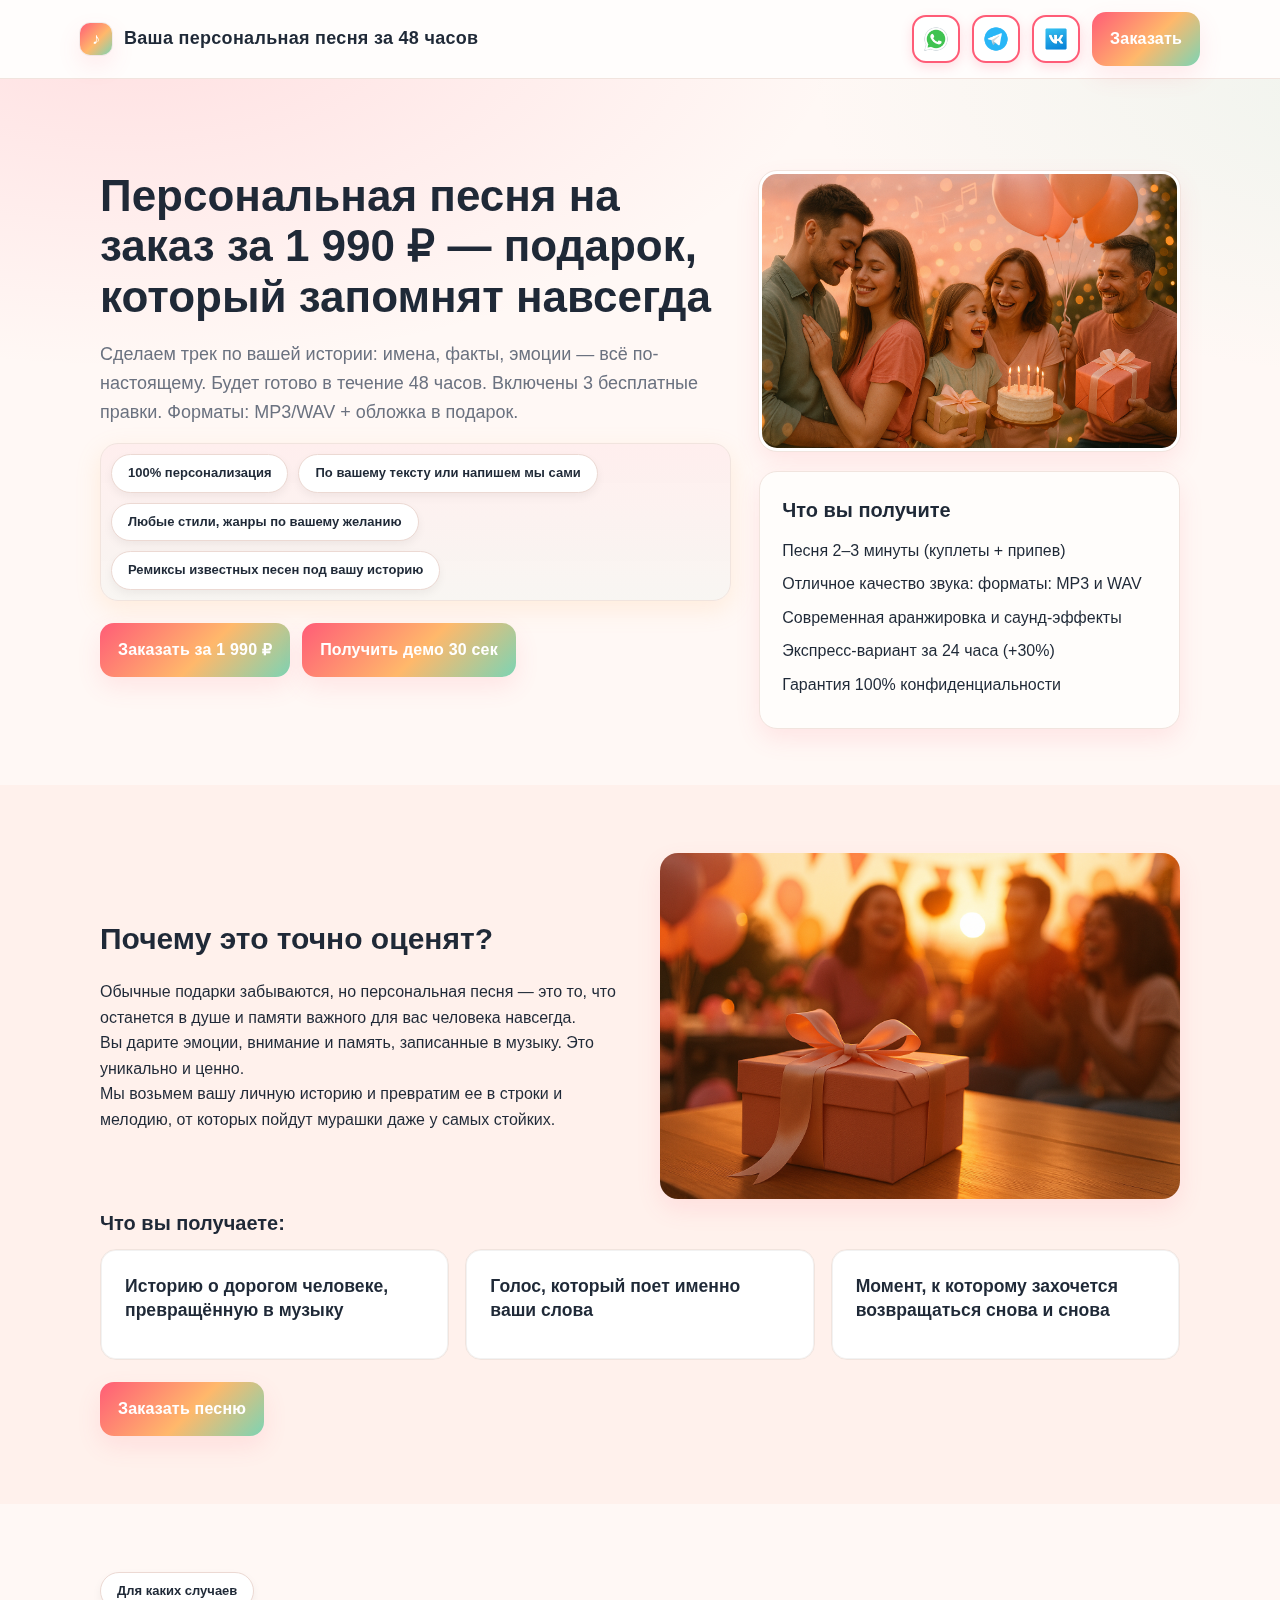
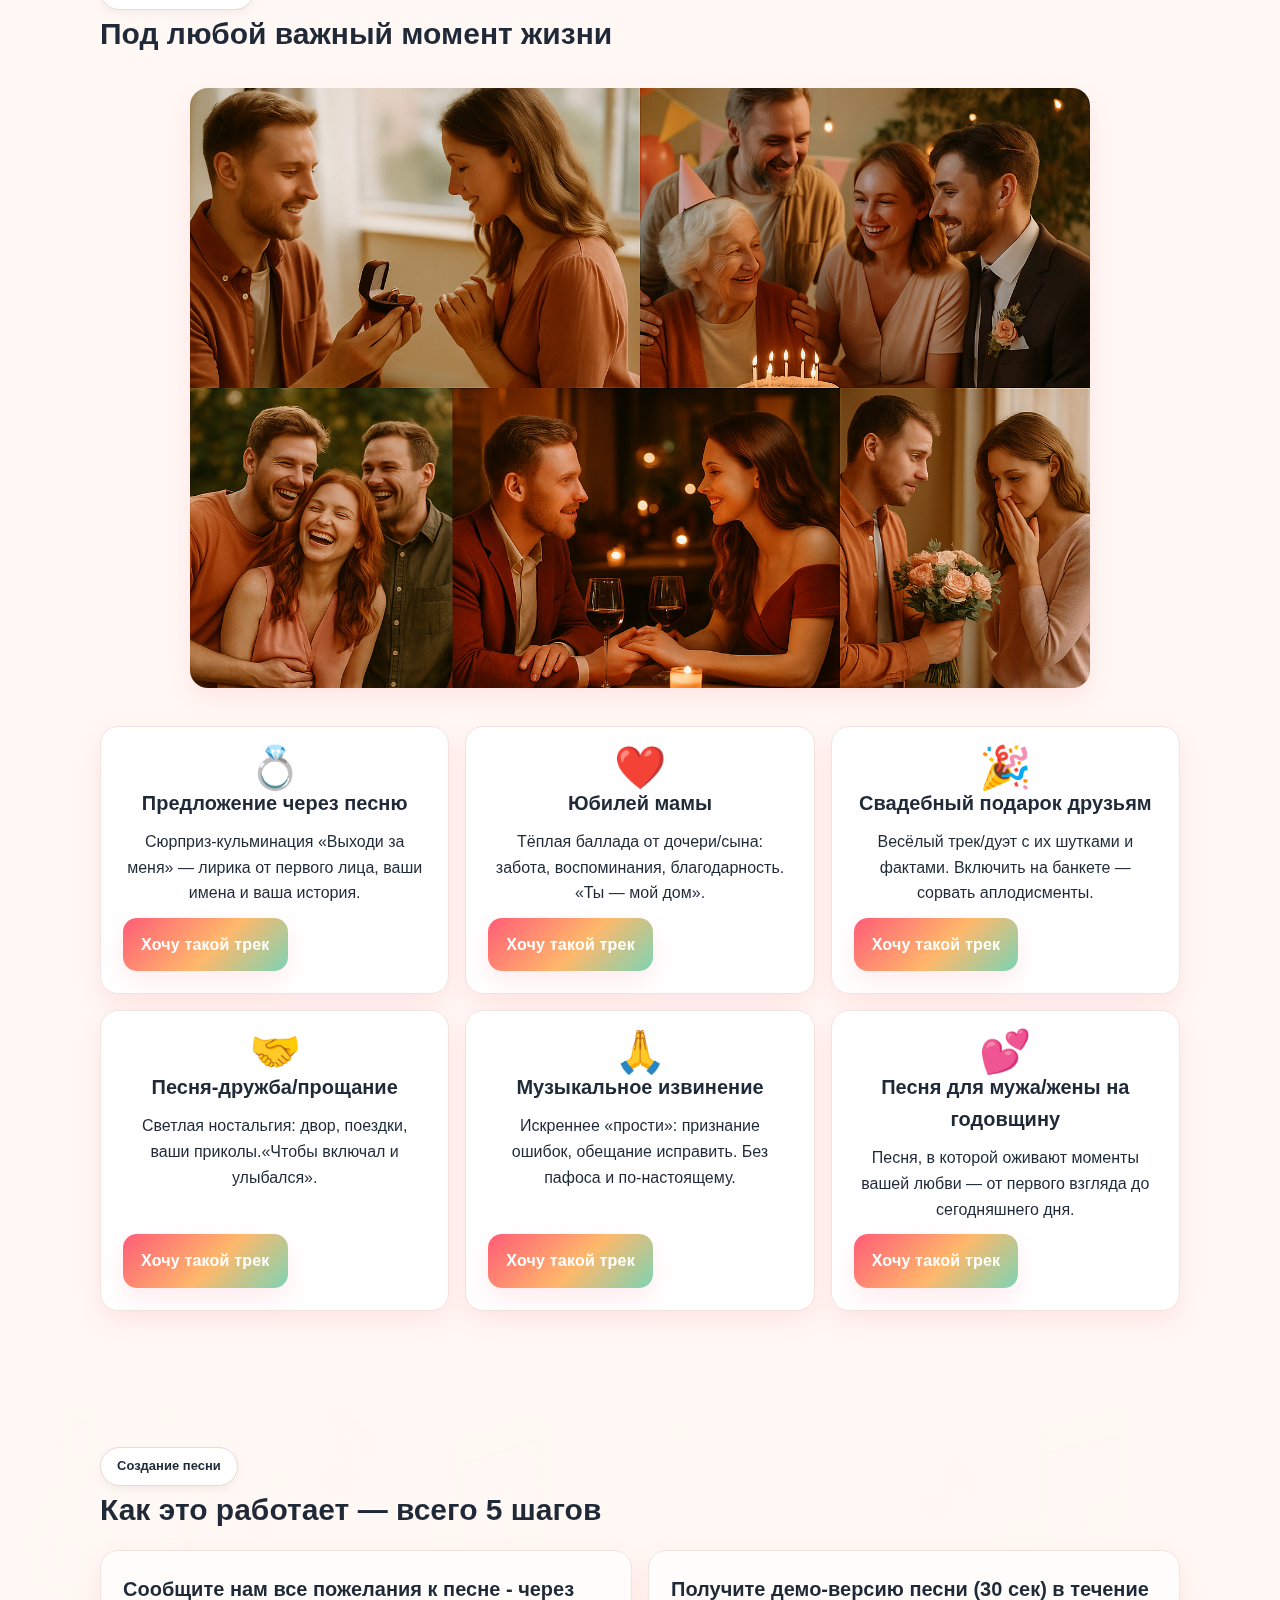
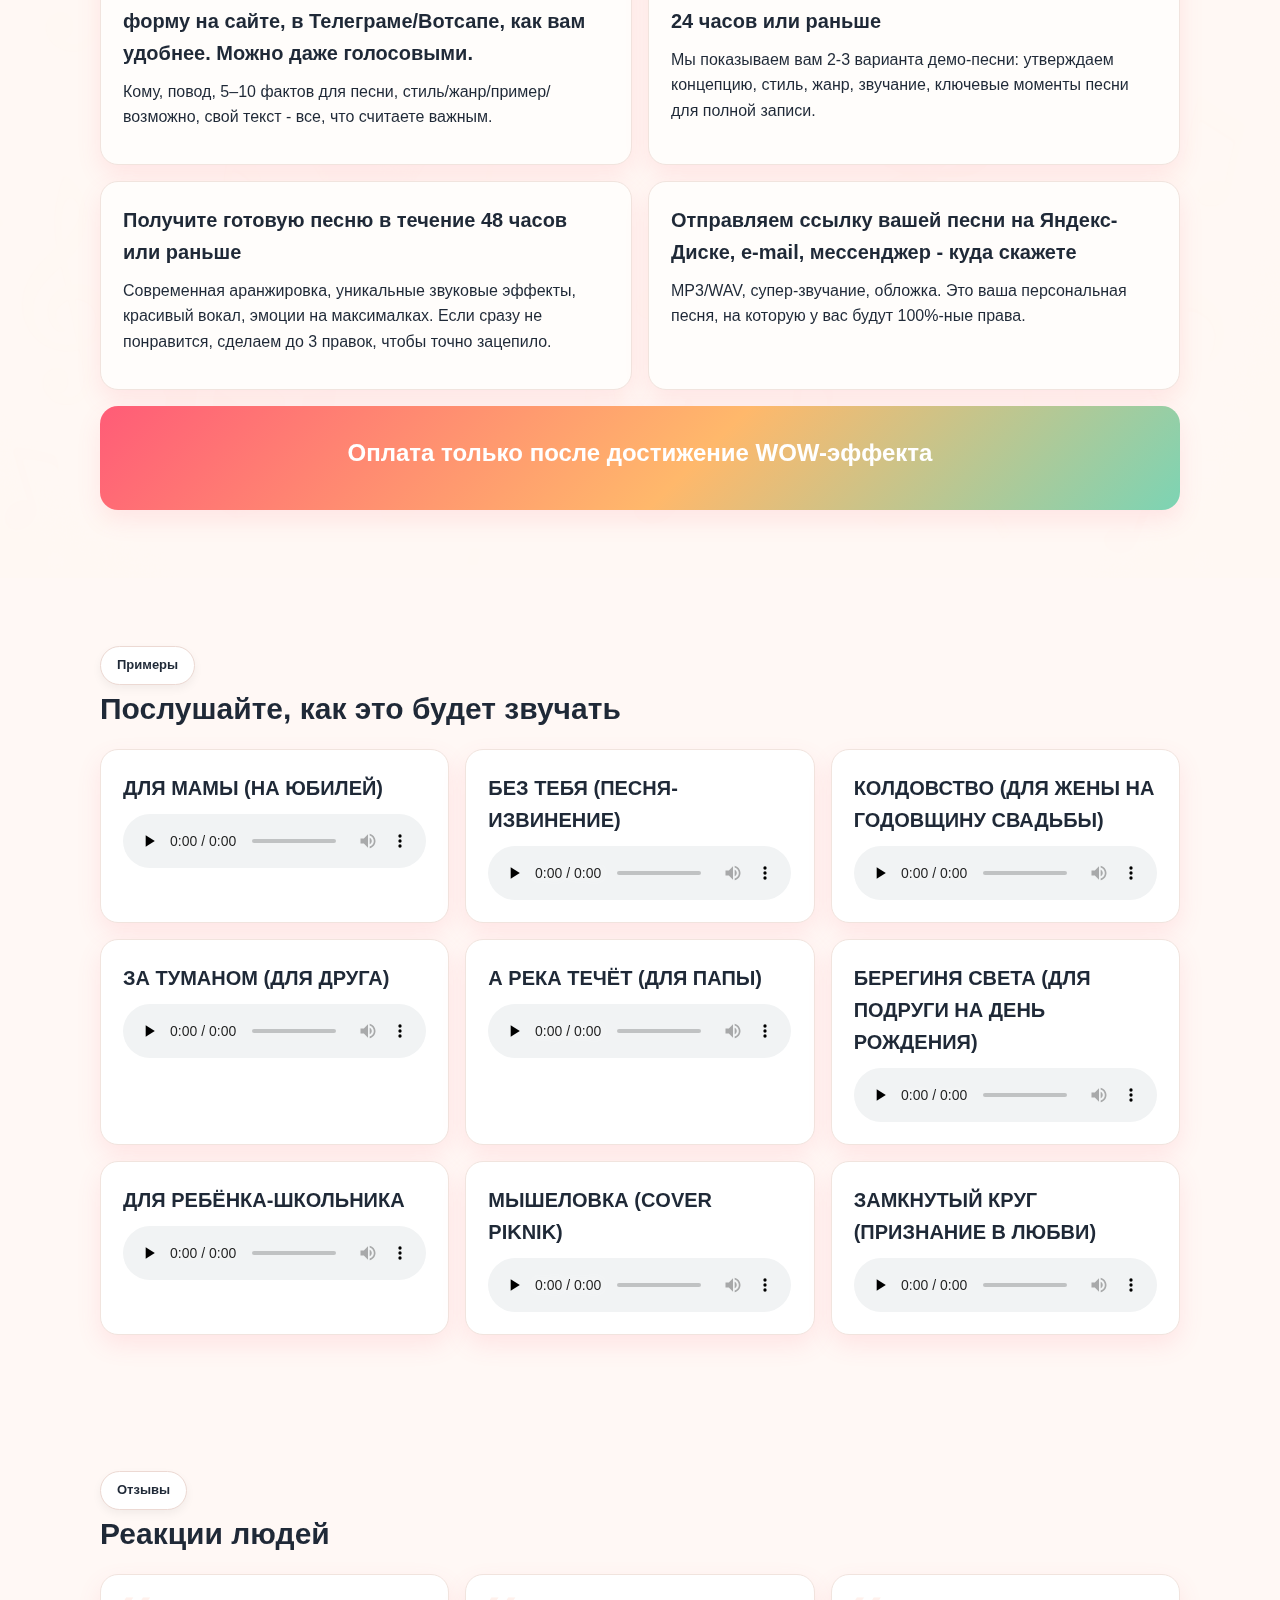
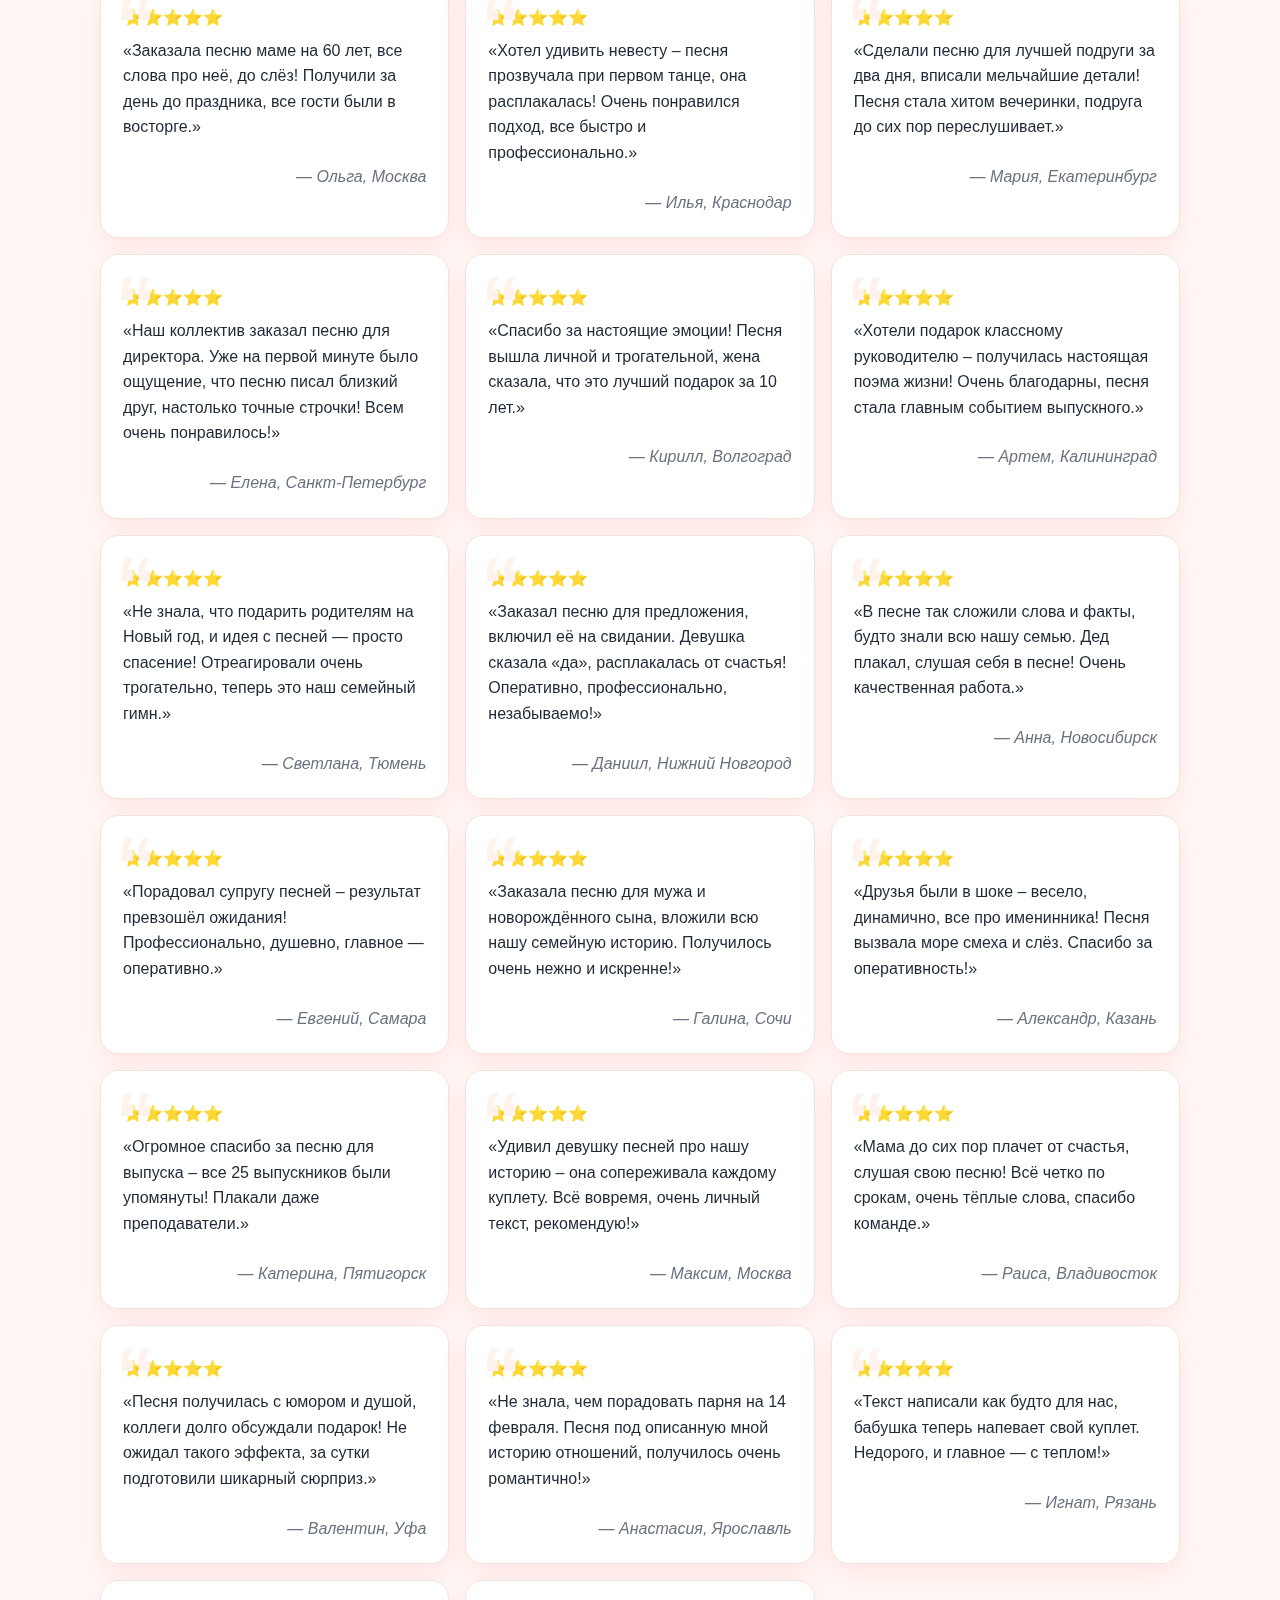
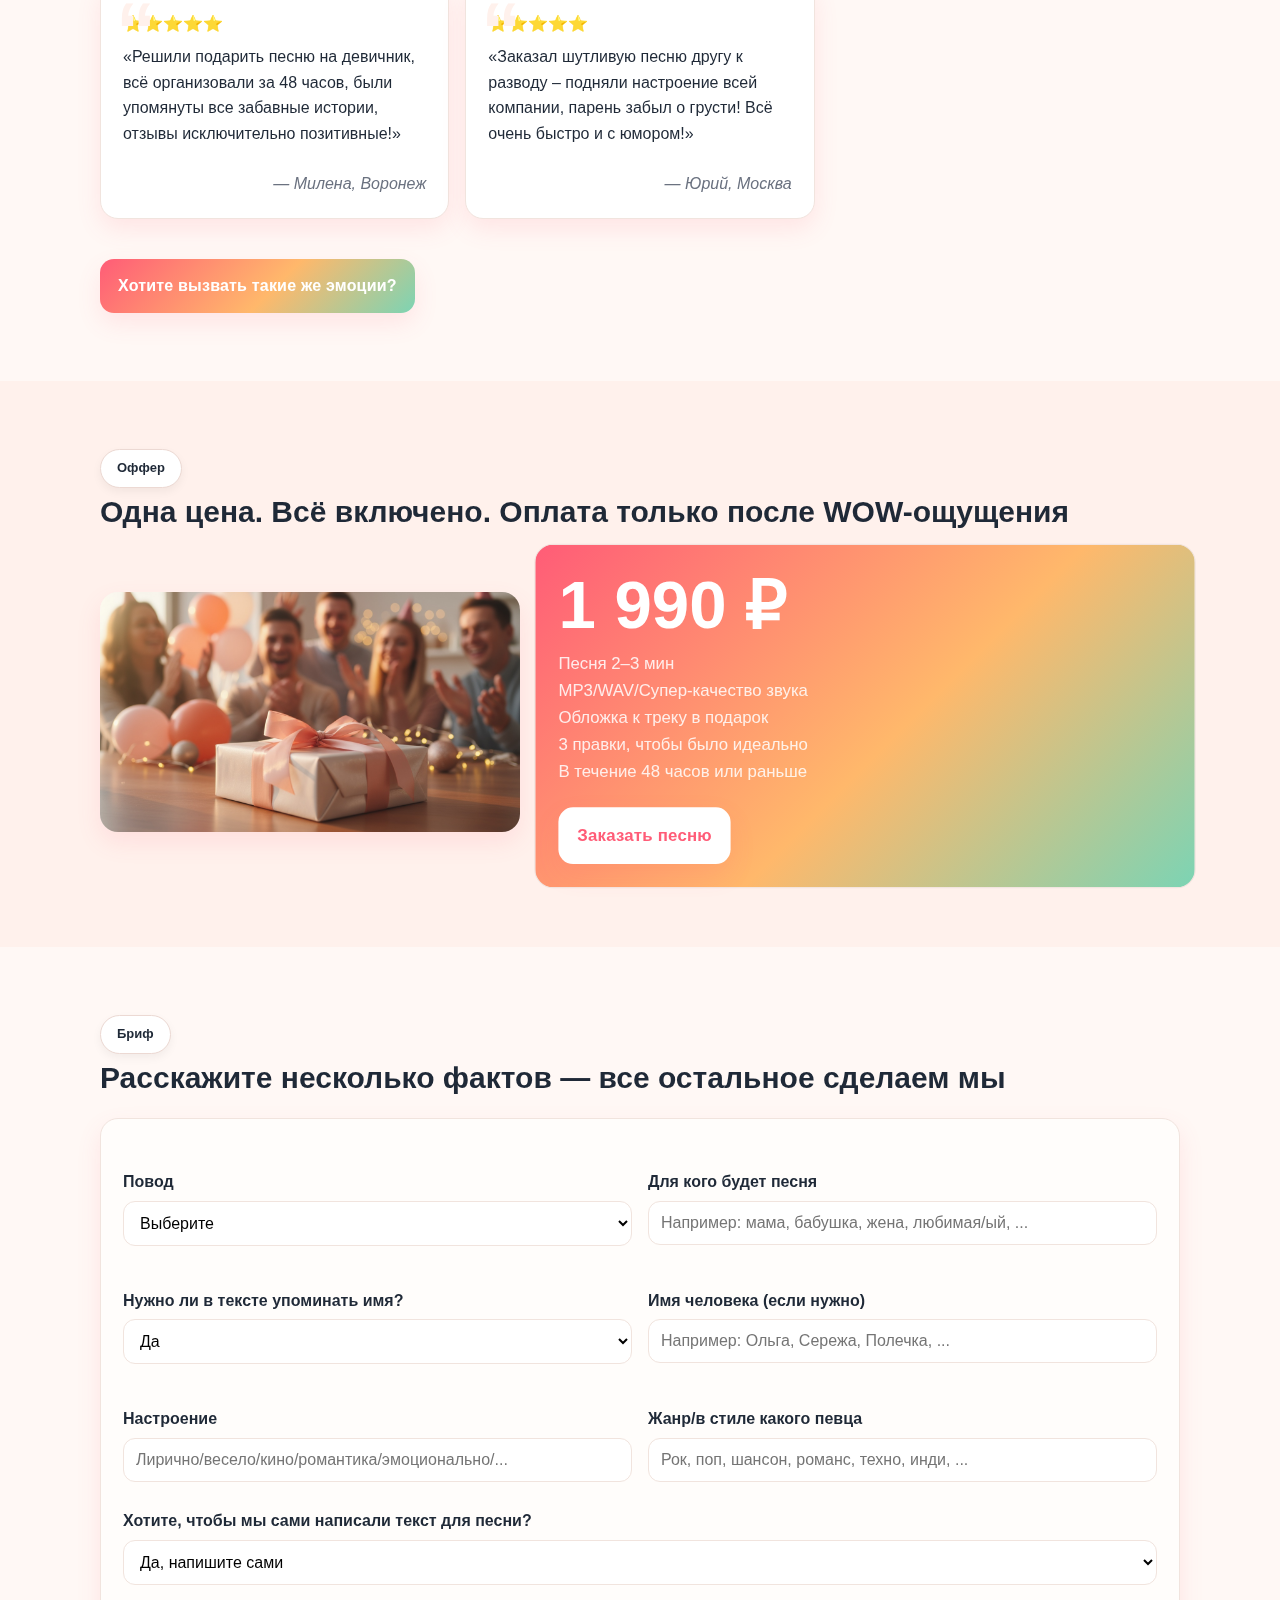
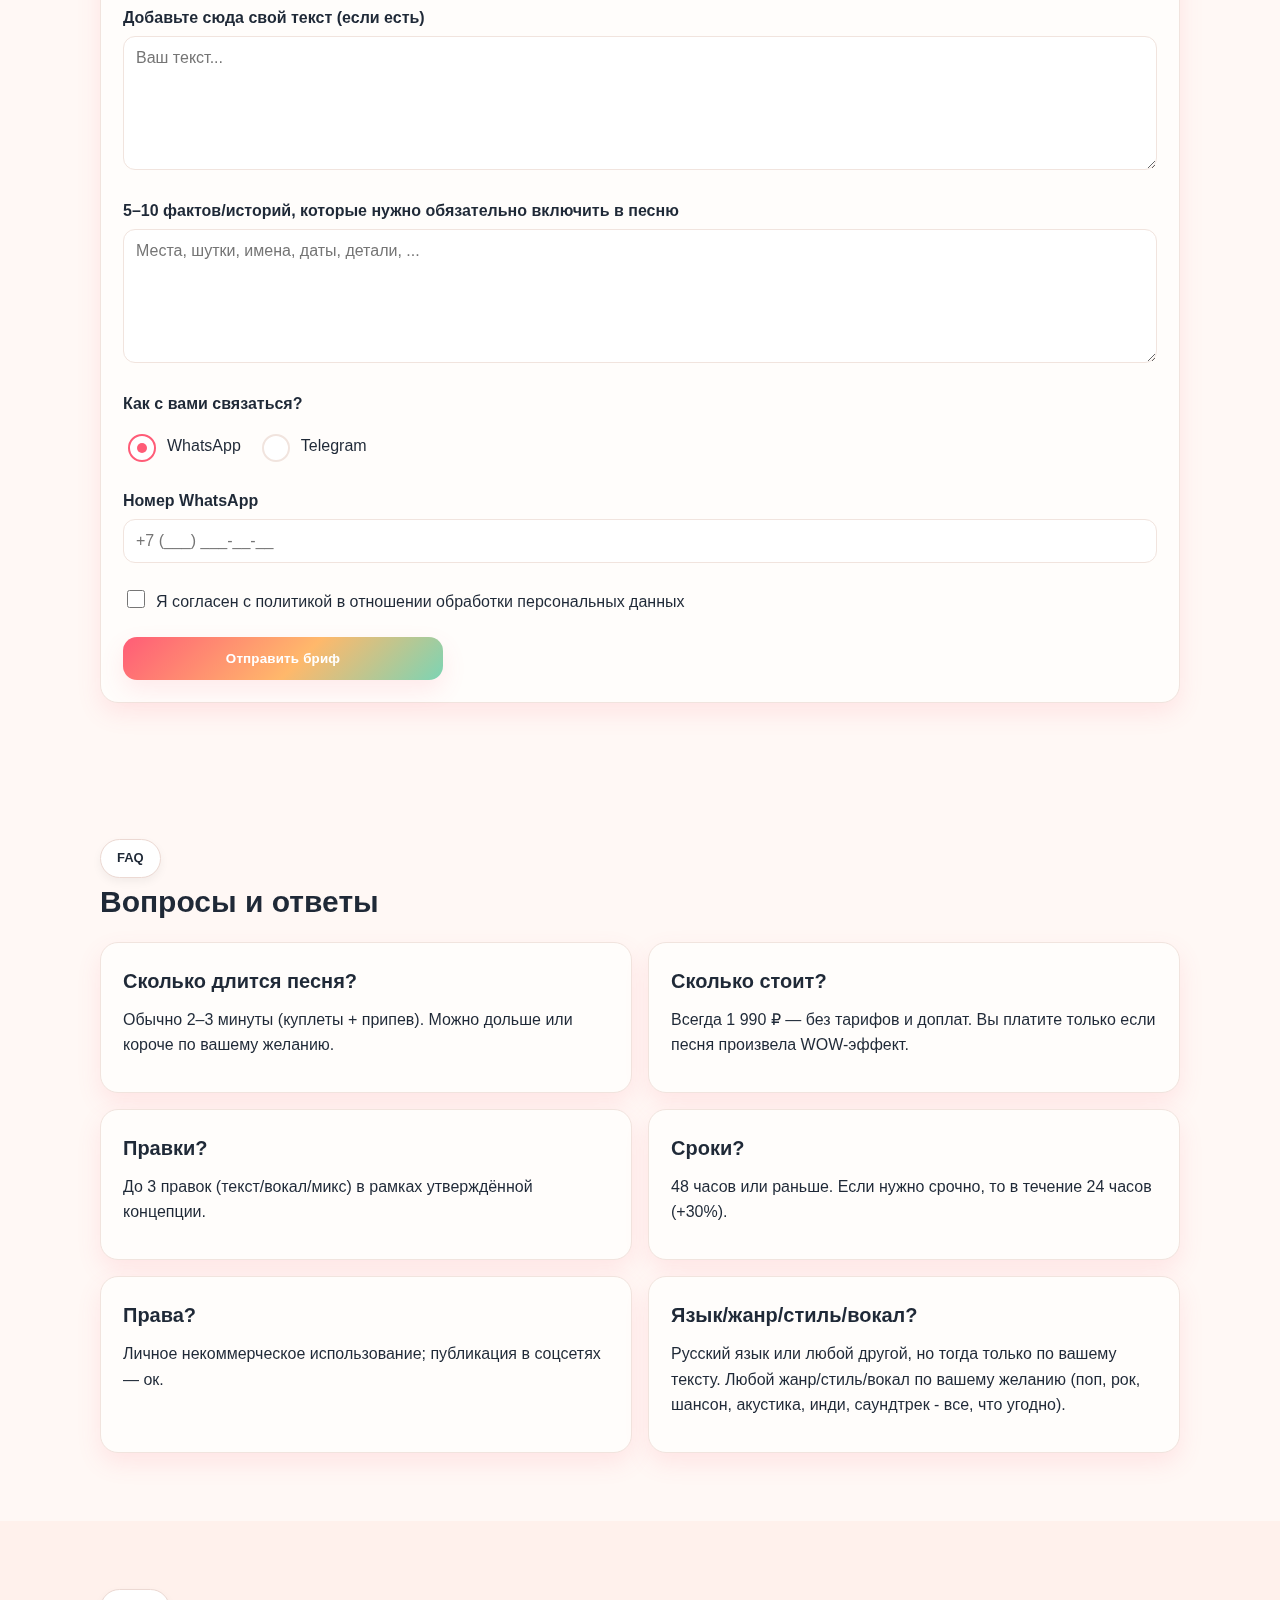
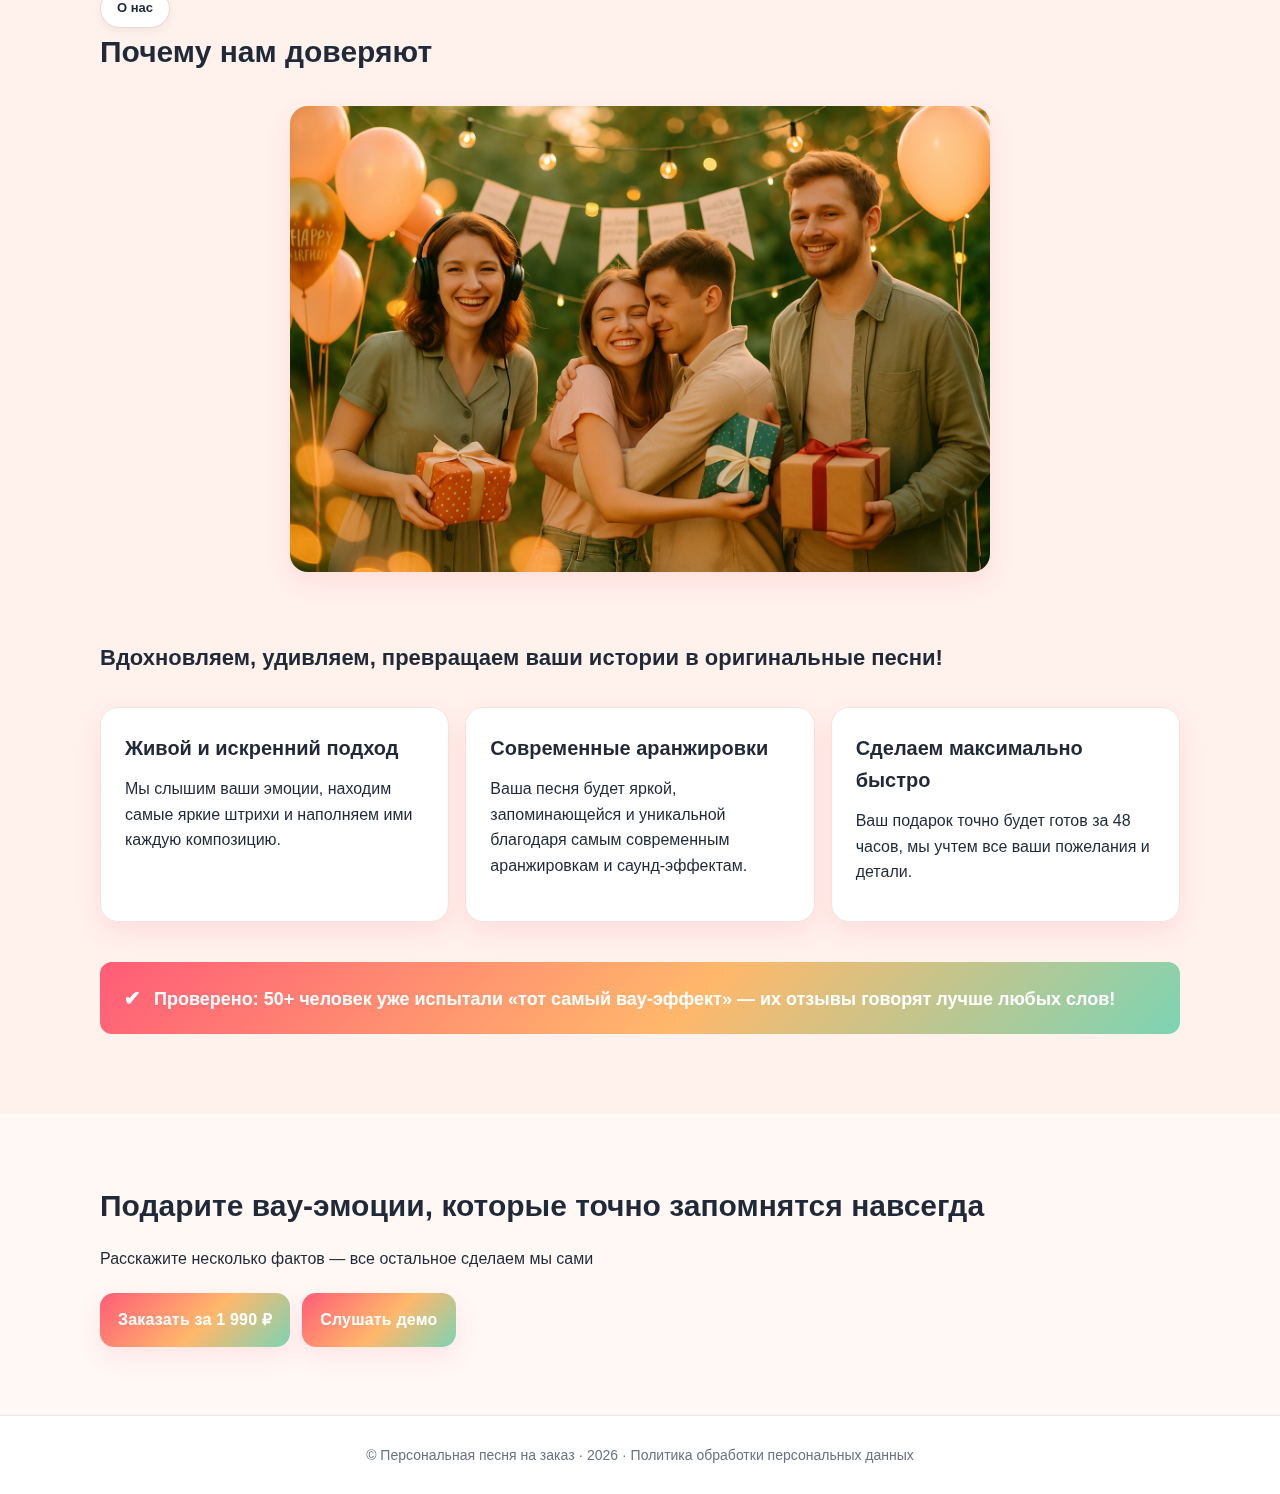
<file: index.html>
<!DOCTYPE html>
<html lang="ru">
 <head>
  <meta charset="utf-8"/>
  <title>
   Персональная песня на заказ — 1 990 ₽
  </title>
  <meta content="width=device-width,initial-scale=1" name="viewport"/>
  <meta content="Персональная песня на заказ за 1 990 ₽. Готово за 48–72 часа. 3 правки включены. MP3/WAV + обложка." name="description"/>
  
  <!-- Favicon -->
  <link rel="icon" type="image/svg+xml" href="favicon.svg"/>
  <link rel="alternate icon" href="favicon.ico"/>
  <link rel="apple-touch-icon" sizes="180x180" href="apple-touch-icon.png"/>
  
  <link rel="preload" href="css/style.css" as="style"/>
  <link rel="preload" href="js/imask.min.js" as="script"/>
  <link href="css/style.css" rel="stylesheet"/>
  <link href="css/messengers.css" rel="stylesheet"/>
  
  <!-- Yandex.Metrika counter -->
  <script type="text/javascript">
    (function(m,e,t,r,i,k,a){
        m[i]=m[i]||function(){(m[i].a=m[i].a||[]).push(arguments)};
        m[i].l=1*new Date();
        for (var j = 0; j < document.scripts.length; j++) {if (document.scripts[j].src === r) { return; }}
        k=e.createElement(t),a=e.getElementsByTagName(t)[0],k.async=1,k.src=r,a.parentNode.insertBefore(k,a)
    })(window, document,'script','https://mc.yandex.ru/metrika/tag.js?id=104739398', 'ym');

    ym(104739398, 'init', {ssr:true, webvisor:true, clickmap:true, ecommerce:"dataLayer", accurateTrackBounce:true, trackLinks:true});
  </script>
  <noscript><div><img src="https://mc.yandex.ru/watch/104739398" style="position:absolute; left:-9999px;" alt="" /></div></noscript>
  <!-- /Yandex.Metrika counter -->
 </head>
 <body>
  <div class="topbar">
   <div class="container topbar-inner">
    <a class="brand" href="#" style="text-decoration:none; color:inherit;">
     <div class="logo">
      ♪
     </div>
     <div class="title">
      Ваша персональная песня за 48 часов
     </div>
    </a>
    <div class="actions">
     <div aria-label="Мессенджеры" class="messengers">
      <a class="icon-btn" href="https://wa.me/79210076079" rel="noopener" target="_blank" title="WhatsApp">
       <img alt="WhatsApp" src="img/whatsapp_1.png"/>
      </a>
      <a class="icon-btn" href="https://t.me/Iurii_Durov" rel="noopener" target="_blank" title="Telegram">
       <img alt="Telegram" src="img/telegram_2.png"/>
      </a>
      <a class="icon-btn" href="https://vk.com/pesnya.v.podarok" rel="noopener" target="_blank" title="VK">
       <img alt="VK" src="img/vk_3.png"/>
      </a>
     </div>
     <a class="btn btn-primary" href="#order">
      Заказать
     </a>
    </div>
   </div>
  </div>
  <header class="hero">
   <div class="container">
    <div class="row">
     <div class="hero-content">
      <h1>
       Персональная песня на заказ за
       <span class="no-wrap">
        1 990 ₽
       </span>
       — подарок, который запомнят навсегда
      </h1>
      <p class="lead">
       Сделаем трек по вашей истории: имена, факты, эмоции — всё по-настоящему. Будет готово в течение 48 часов. 
		Включены 3 бесплатные правки. Форматы: MP3/WAV + обложка в подарок.
      </p>
      <div class="badges-wrap">
       <div class="pill">
        100% персонализация
       </div>
       <div class="pill">
        По вашему тексту или напишем мы сами
       </div>
       <div class="pill">
        Любые стили, жанры по вашему желанию
       </div>
       <div class="pill">
        Ремиксы известных песен под вашу историю
       </div>
      </div>
      <div class="cta">
       <a class="btn btn-primary" data-evt="hero_cta_click" href="#order">
        Заказать за
        <span class="no-wrap">
         1 990 ₽
        </span>
       </a>
       <a class="btn btn-primary" data-evt="demo_cta_click" href="#demo">
        Получить демо 30 сек
       </a>
      </div>
     </div>
     <div class="hero-image-wrapper">
      <img src="img/A_warm_and_touching_scene_happy_diverse_people_c-1760983434705.png" alt="Персональная песня на заказ - создайте эмоциональный подарок" class="hero-image"/>
      <div class="card soft hero-card">
       <h3>
        Что вы получите
       </h3>
       <ul class="list">
        <li>
         Песня 2–3 минуты (куплеты + припев)
        </li>
        <li>
         Отличное качество звука: форматы:
         <span class="no-wrap">
          MP3 и WAV
         </span>
        </li>
        <li>
         Современная аранжировка и саунд-эффекты
        </li>
        <li>
         Экспресс-вариант за 24 часа (+30%)
        </li>
        <li>
         Гарантия 100% конфиденциальности
        </li>
       </ul>
      </div>
     </div>
    </div>
   </div>
  </header>
  <section class="section alt section-with-image">
   <div class="container">
    <div class="row">
     <div class="content-column">
      <h2>
       Почему это точно оценят?
      </h2>
      <p>
       Обычные подарки забываются, но персональная песня — это то, что останется в душе и памяти важного для вас человека  навсегда.
       <br/>
       Вы дарите эмоции, внимание и память, записанные в музыку. Это уникально и ценно.
       <br/>
       Мы возьмем вашу личную историю и превратим ее в строки и мелодию, от которых пойдут мурашки даже у самых стойких.
      </p>
     </div>
     <div class="image-column">
      <img src="img/Close-up_lifestyle_photo_beautifully_wrapped_gift-1760984417945.png" alt="Красивый подарок - персональная песня" class="section-image"/>
     </div>
    </div>
    <h3>
     Что вы получаете:
    </h3>
    <div class="grid-3 features">
     <div class="card benefit-card">
      <h3>
       Историю о дорогом человеке, превращённую в музыку
      </h3>
     </div>
     <div class="card benefit-card">
      <h3>
       Голос, который поет
       <b>
        именно ваши
       </b>
       слова
      </h3>
     </div>
     <div class="card benefit-card">
      <h3>
       Момент, к которому захочется возвращаться снова и снова
      </h3>
     </div>
    </div>
    <div class="cta">
     <a class="btn btn-primary" href="#order">
      Заказать песню
     </a>
    </div>
   </div>
  </section>
  <section class="section">
   <div class="container">
    <div class="pill">
     Для каких случаев
    </div>
    <h2>
     Под любой важный момент жизни
    </h2>
    <div class="section-image-center">
     <img src="img/A_collage_of_six_photographs_illustrating_various_-1760983829256.png" alt="Различные случаи для персональной песни" class="collage-image"/>
    </div>
    <div class="grid-3">
     <div class="card use-case-card">
      <div class="use-case-icon">💍</div>
      <h3>
       Предложение через песню
      </h3>
      <p>
       Сюрприз-кульминация «Выходи за меня» — лирика от первого лица, ваши имена и ваша история.
      </p>
      <div class="cta">
       <a class="btn btn-primary" href="#order">
        Хочу такой трек
       </a>
      </div>
     </div>
     <div class="card use-case-card">
      <div class="use-case-icon">❤️</div>
      <h3>
       Юбилей мамы
      </h3>
      <p>
       Тёплая баллада от дочери/сына: забота, воспоминания, благодарность. «Ты — мой дом».
      </p>
      <div class="cta">
       <a class="btn btn-primary" href="#order">
        Хочу такой трек
       </a>
      </div>
     </div>
     <div class="card use-case-card">
      <div class="use-case-icon">🎉</div>
      <h3>
       Свадебный подарок друзьям
      </h3>
      <p>
       Весёлый трек/дуэт с их шутками и фактами. Включить на банкете — сорвать аплодисменты.
      </p>
      <div class="cta">
       <a class="btn btn-primary" href="#order">
        Хочу такой трек
       </a>
      </div>
     </div>
     <div class="card use-case-card">
      <div class="use-case-icon">🤝</div>
      <h3>
       Песня-дружба/прощание
      </h3>
      <p>
       Светлая ностальгия: двор, поездки, ваши приколы.«Чтобы включал и улыбался».
      </p>
      <div class="cta">
       <a class="btn btn-primary" href="#order">
        Хочу такой трек
       </a>
      </div>
     </div>
     <div class="card use-case-card">
      <div class="use-case-icon">🙏</div>
      <h3>
       Музыкальное извинение
      </h3>
      <p>
       Искреннее «прости»: признание ошибок, обещание исправить. Без пафоса и по-настоящему.
      </p>
      <div class="cta">
       <a class="btn btn-primary" href="#order">
        Хочу такой трек
       </a>
      </div>
     </div>
     <div class="card use-case-card">
      <div class="use-case-icon">💕</div>
      <h3>
       Песня для мужа/жены на годовщину
      </h3>
      <p>
       Песня, в которой оживают моменты вашей любви — от первого взгляда до сегодняшнего дня.
      </p>
      <div class="cta">
       <a class="btn btn-primary" href="#order">
        Хочу такой трек
       </a>
      </div>
     </div>
    </div>
   </div>
  </section>
  <section class="section alt section-with-background" style="background-image: url('img/Abstract_celebration_background_floating_musical_-1760984317640.png'); background-size: cover; background-position: center; background-blend-mode: soft-light;">
   <div class="container">
    <div class="pill">
     Создание песни
    </div>
    <h2>
     Как это работает — всего 5 шагов
    </h2>
    <div class="grid-2">
     <div class="card soft">
      <h3>
       Сообщите нам все пожелания к песне - через форму на сайте, в Телеграме/Вотсапе, как вам удобнее. Можно даже голосовыми.
      </h3>
      <p>
       Кому, повод, 5–10 фактов для песни, стиль/жанр/пример/возможно, свой текст - все, что считаете важным.
      </p>
     </div>
     <div class="card soft">
      <h3>
       Получите демо-версию песни (30 сек) в течение 24 часов или раньше
      </h3>
      <p>
       Мы показываем вам 2-3 варианта демо-песни: утверждаем концепцию, стиль, жанр, звучание, ключевые моменты песни для полной записи.
      </p>
     </div>
     <div class="card soft">
      <h3>
       Получите готовую песню в течение 48 часов или раньше
      </h3>
      <p>
       Современная аранжировка, уникальные звуковые эффекты, красивый вокал, эмоции на максималках. Если сразу не понравится, сделаем до 3 правок, чтобы точно зацепило.
      </p>
     </div>
     <div class="card soft">
      <h3>
       Отправляем cсылку вашей песни на Яндекс-Диске, e-mail, мессенджер - куда скажете
      </h3>
      <p>
       MP3/WAV, супер-звучание, обложка. Это ваша персональная песня, на которую у вас будут 100%-ные права.
      </p>
     </div>
     <a class="card soft card-highlight" href="#order">
      <h3>
       Оплата только после достижение WOW-эффекта
      </h3>
     </a>
    </div>
   </div>
  </section>
  <section class="section" id="demo">
   <div class="container">
    <div class="pill">
     Примеры
    </div>
    <h2>
     Послушайте, как это будет звучать
    </h2>
    <div class="grid-3">
     <div class="card">
      <h3>
       ДЛЯ МАМЫ (НА ЮБИЛЕЙ)
      </h3>
      <audio controls="" preload="none">
       <source src="audio/ДЛЯ МАМЫ.mp3" type="audio/mpeg"/>
      </audio>
     </div>
     <div class="card">
      <h3>
       БЕЗ ТЕБЯ (ПЕСНЯ-ИЗВИНЕНИЕ)
      </h3>
      <audio controls="" preload="none">
       <source src="audio/БЕЗ ТЕБЯ.mp3" type="audio/mpeg"/>
      </audio>
     </div>
     <div class="card">
      <h3>
       КОЛДОВСТВО (ДЛЯ ЖЕНЫ НА ГОДОВЩИНУ СВАДЬБЫ)
      </h3>
      <audio controls="" preload="none">
       <source src="audio/КОЛДОВСТВО.mp3" type="audio/mpeg"/>
      </audio>
     </div>
     <div class="card">
      <h3>
       ЗА ТУМАНОМ (ДЛЯ ДРУГА)
      </h3>
      <audio controls="" preload="none">
       <source src="audio/ЗА ТУМАНОМ.wav" type="audio/wav"/>
      </audio>
     </div>
     <div class="card">
      <h3>
       А РЕКА ТЕЧЁТ (ДЛЯ ПАПЫ)
      </h3>
      <audio controls="" preload="none">
       <source src="audio/А РЕКА ТЕЧЁТ.mp3" type="audio/mpeg"/>
      </audio>
     </div>
     <div class="card">
      <h3>
       БЕРЕГИНЯ СВЕТА (ДЛЯ ПОДРУГИ НА ДЕНЬ РОЖДЕНИЯ)
      </h3>
      <audio controls="" preload="none">
       <source src="audio/БЕРЕГИНЯ СВЕТА.mp3" type="audio/mpeg"/>
      </audio>
     </div>
     <div class="card">
      <h3>
       ДЛЯ РЕБЁНКА-ШКОЛЬНИКА
      </h3>
      <audio controls="" preload="none">
       <source src="audio/ДЛЯ РЕБЁНКА-ШКОЛЬНИКА.mp3" type="audio/mpeg"/>
      </audio>
     </div>
     <div class="card">
      <h3>
       МЫШЕЛОВКА (COVER PIKNIK)
      </h3>
      <audio controls="" preload="none">
       <source src="audio/МЫШЕЛОВКА (COVER PIKNIK).mp3" type="audio/mpeg"/>
      </audio>
     </div>
     <div class="card">
      <h3>
       ЗАМКНУТЫЙ КРУГ (ПРИЗНАНИЕ В ЛЮБВИ)
      </h3>
      <audio controls="" preload="none">
       <source src="audio/ЗАМКНУТЫЙ КРУГ.mp3" type="audio/mpeg"/>
      </audio>
     </div>
    </div>
   </div>
  </section>
  <section class="section">
   <div class="container">
    <div class="pill">
     Отзывы
    </div>
    <h2>
     Реакции людей
    </h2>
    <div class="grid-3">
     <div class="card card-review">
      <div class="stars">⭐⭐⭐⭐⭐</div>
      <p>
       «Заказала песню маме на 60 лет, все слова про неё, до слёз! Получили за день до праздника, все гости были в восторге.»
      </p>
      <cite>
       — Ольга, Москва
      </cite>
     </div>
     <div class="card card-review">
      <div class="stars">⭐⭐⭐⭐⭐</div>
      <p>
       «Хотел удивить невесту – песня прозвучала при первом танце, она расплакалась! Очень понравился подход, все быстро и профессионально.»
      </p>
      <cite>
       — Илья, Краснодар
      </cite>
     </div>
     <div class="card card-review">
      <div class="stars">⭐⭐⭐⭐⭐</div>
      <p>
       «Сделали песню для лучшей подруги за два дня, вписали мельчайшие детали! Песня стала хитом вечеринки, подруга до сих пор переслушивает.»
      </p>
      <cite>
       — Мария, Екатеринбург
      </cite>
     </div>
     <div class="card card-review">
      <div class="stars">⭐⭐⭐⭐⭐</div>
      <p>
       «Наш коллектив заказал песню для директора. Уже на первой минуте было ощущение, что песню писал близкий друг, настолько точные строчки! Всем очень понравилось!»
      </p>
      <cite>
       — Елена, Санкт-Петербург
      </cite>
     </div>
     <div class="card card-review">
      <div class="stars">⭐⭐⭐⭐⭐</div>
      <p>
       «Спасибо за настоящие эмоции! Песня вышла личной и трогательной, жена сказала, что это лучший подарок за 10 лет.»
      </p>
      <cite>
       — Кирилл, Волгоград
      </cite>
     </div>
     <div class="card card-review">
      <div class="stars">⭐⭐⭐⭐⭐</div>
      <p>
       «Хотели подарок классному руководителю – получилась настоящая поэма жизни! Очень благодарны, песня стала главным событием выпускного.»
      </p>
      <cite>
       — Артем, Калининград
      </cite>
     </div>
     <div class="card card-review">
      <div class="stars">⭐⭐⭐⭐⭐</div>
      <p>
       «Не знала, что подарить родителям на Новый год, и идея с песней — просто спасение! Отреагировали очень трогательно, теперь это наш семейный гимн.»
      </p>
      <cite>
       — Светлана, Тюмень
      </cite>
     </div>
     <div class="card card-review">
      <div class="stars">⭐⭐⭐⭐⭐</div>
      <p>
       «Заказал песню для предложения, включил её на свидании. Девушка сказала «да», расплакалась от счастья! Оперативно, профессионально, незабываемо!»
      </p>
      <cite>
       — Даниил, Нижний Новгород
      </cite>
     </div>
     <div class="card card-review">
      <div class="stars">⭐⭐⭐⭐⭐</div>
      <p>
       «В песне так сложили слова и факты, будто знали всю нашу семью. Дед плакал, слушая себя в песне! Очень качественная работа.»
      </p>
      <cite>
       — Анна, Новосибирск
      </cite>
     </div>
     <div class="card card-review">
      <div class="stars">⭐⭐⭐⭐⭐</div>
      <p>
       «Порадовал супругу песней – результат превзошёл ожидания! Профессионально, душевно, главное — оперативно.»
      </p>
      <cite>
       — Евгений, Самара
      </cite>
     </div>
     <div class="card card-review">
      <div class="stars">⭐⭐⭐⭐⭐</div>
      <p>
       «Заказала песню для мужа и новорождённого сына, вложили всю нашу семейную историю. Получилось очень нежно и искренне!»
      </p>
      <cite>
       — Галина, Сочи
      </cite>
     </div>
     <div class="card card-review">
      <div class="stars">⭐⭐⭐⭐⭐</div>
      <p>
       «Друзья были в шоке – весело, динамично, все про именинника! Песня вызвала море смеха и слёз. Спасибо за оперативность!»
      </p>
      <cite>
       — Александр, Казань
      </cite>
     </div>
     <div class="card card-review">
      <div class="stars">⭐⭐⭐⭐⭐</div>
      <p>
       «Огромное спасибо за песню для выпуска – все 25 выпускников были упомянуты! Плакали даже преподаватели.»
      </p>
      <cite>
       — Катерина, Пятигорск
      </cite>
     </div>
     <div class="card card-review">
      <div class="stars">⭐⭐⭐⭐⭐</div>
      <p>
       «Удивил девушку песней про нашу историю – она сопереживала каждому куплету. Всё вовремя, очень личный текст, рекомендую!»
      </p>
      <cite>
       — Максим, Москва
      </cite>
     </div>
     <div class="card card-review">
      <div class="stars">⭐⭐⭐⭐⭐</div>
      <p>
       «Мама до сих пор плачет от счастья, слушая свою песню! Всё четко по срокам, очень тёплые слова, спасибо команде.»
      </p>
      <cite>
       — Раиса, Владивосток
      </cite>
     </div>
     <div class="card card-review">
      <div class="stars">⭐⭐⭐⭐⭐</div>
      <p>
       «Песня получилась с юмором и душой, коллеги долго обсуждали подарок! Не ожидал такого эффекта, за сутки подготовили шикарный сюрприз.»
      </p>
      <cite>
       — Валентин, Уфа
      </cite>
     </div>
     <div class="card card-review">
      <div class="stars">⭐⭐⭐⭐⭐</div>
      <p>
       «Не знала, чем порадовать парня на 14 февраля. Песня под описанную мной историю отношений, получилось очень романтично!»
      </p>
      <cite>
       — Анастасия, Ярославль
      </cite>
     </div>
     <div class="card card-review">
      <div class="stars">⭐⭐⭐⭐⭐</div>
      <p>
       «Текст написали как будто для нас, бабушка теперь напевает свой куплет. Недорого, и главное — с теплом!»
      </p>
      <cite>
       — Игнат, Рязань
      </cite>
     </div>
     <div class="card card-review">
      <div class="stars">⭐⭐⭐⭐⭐</div>
      <p>
       «Решили подарить песню на девичник, всё организовали за 48 часов, были упомянуты все забавные истории, отзывы исключительно позитивные!»
      </p>
      <cite>
       — Милена, Воронеж
      </cite>
     </div>
     <div class="card card-review">
      <div class="stars">⭐⭐⭐⭐⭐</div>
      <p>
       «Заказал шутливую песню другу к разводу – подняли настроение всей компании, парень забыл о грусти! Всё очень быстро и с юмором!»
      </p>
      <cite>
       — Юрий, Москва
      </cite>
     </div>
    </div>
    <div class="cta" style="text-align: center; margin-top: 40px;">
     <a class="btn btn-primary" href="#order">
      Хотите вызвать такие же эмоции?
     </a>
    </div>
   </div>
  </section>
  <section class="section alt">
   <div class="container">
    <div class="pill">
     Оффер
    </div>
    <h2>
     Одна цена. Всё включено. Оплата только после WOW-ощущения
    </h2>
    <div class="offer-with-image">
     <div class="offer-image-wrapper">
      <img src="img/A_close-up_photo_of_a_beautifully_wrapped_gift_box-1760984512098.png" alt="Подарочная упаковка" class="offer-image"/>
     </div>
     <div class="card soft card-offer">
     <div class="price">
      1 990 ₽
     </div>
     <p>
      Песня 2–3 мин
      <br/>
      MP3/WAV/Супер-качество звука
      <br/>
      Обложка к треку в подарок
      <br/>
      3 правки, чтобы было идеально
      <br/>
      В течение 48 часов или раньше
     </p>
     <div class="cta">
      <a class="btn btn-primary" href="#order">
       Заказать песню
      </a>
     </div>
    </div>
    </div>
   </div>
  </section>
  <section class="section" id="order">
   <div class="container">
    <div class="pill">
     Бриф
    </div>
    <h2>
     Расскажите несколько фактов — все остальное сделаем мы
    </h2>
    <div class="card soft">
     <form data-evt="form_submit" id="order-form">
      <div class="grid-2">
       <div class="form-group">
        <label for="reason">
         Повод
        </label>
        <select id="reason" name="reason" required="">
         <option value="">
          Выберите
         </option>
         <option value="proposal">
          Предложение
         </option>
         <option value="mom-anniversary">
          Юбилей мамы
         </option>
         <option value="wedding">
          Свадьба
         </option>
         <option value="apology">
          Извинение
         </option>
         <option value="friendship">
          Дружба/прощание
         </option>
         <option value="other">
          Другое
         </option>
        </select>
       </div>
       <div class="form-group">
        <label for="recipient">
         Для кого будет песня
        </label>
        <input id="recipient" name="recipient" placeholder="Например: мама, бабушка, жена, любимая/ый, ..." required="" type="text"/>
       </div>
       <div class="form-group">
        <label for="use-name">
         Нужно ли в тексте упоминать имя?
        </label>
        <select id="use-name" name="use-name">
         <option value="yes">
          Да
         </option>
         <option value="no">
          Нет
         </option>
        </select>
       </div>
       <div class="form-group">
        <label for="name">
         Имя человека (если нужно)
        </label>
        <input id="name" name="name" placeholder="Например: Ольга, Сережа, Полечка, ..." type="text"/>
       </div>
       <div class="form-group">
        <label for="mood">
         Настроение
        </label>
        <input id="mood" name="mood" placeholder="Лирично/весело/кино/романтика/эмоционально/..." type="text"/>
       </div>
       <div class="form-group">
        <label for="genre">
         Жанр/в стиле какого певца
        </label>
        <input id="genre" name="genre" placeholder="Рок, поп, шансон, романс, техно, инди, ..." type="text"/>
       </div>
      </div>
      <div class="form-group full-width">
       <label for="use-own-text">
        Хотите, чтобы мы сами написали текст для песни?
       </label>
       <select id="use-own-text" name="use-own-text">
        <option value="yes">
         Да, напишите сами
        </option>
        <option value="no">
         Нет, я предоставлю свой текст
        </option>
       </select>
      </div>
      <div class="form-group full-width">
       <label for="lyrics">
        Добавьте сюда свой текст (если есть)
       </label>
       <textarea id="lyrics" name="lyrics" placeholder="Ваш текст..." rows="6"></textarea>
      </div>
      <div class="form-group full-width">
       <label for="facts">
        5–10 фактов/историй, которые нужно обязательно включить в песню
       </label>
       <textarea id="facts" name="facts" placeholder="Места, шутки, имена, даты, детали, ..." required="" rows="6"></textarea>
      </div>
      <div class="form-group full-width">
       <label>
        Как с вами связаться?
       </label>
       <div class="contact-choice">
        <label class="radio-label">
         <input checked="" name="contact-method" type="radio" value="whatsapp"/>
         <span>
          WhatsApp
         </span>
        </label>
        <label class="radio-label">
         <input name="contact-method" type="radio" value="telegram"/>
         <span>
          Telegram
         </span>
        </label>
       </div>
      </div>
      <div class="form-group full-width contact-field-group" id="whatsapp-group">
       <label for="contact-phone">
        Номер WhatsApp
       </label>
       <input id="contact-phone" name="contact-phone" placeholder="+7 (___) ___-__-__" required="" type="tel"/>
      </div>
      <div class="form-group full-width contact-field-group hidden" id="telegram-group">
       <label for="contact-telegram">
        Имя пользователя Telegram
       </label>
       <input id="contact-telegram" name="contact-telegram" placeholder="@username" type="text"/>
      </div>
      <div class="form-group full-width policy-check">
       <input id="policy-agree" name="policy-agree" required="" type="checkbox"/>
       <label for="policy-agree">
        Я согласен с
        <a href="policy.html" target="_blank">
         политикой в отношении обработки персональных данных
        </a>
       </label>
      </div>
      <div class="cta form-actions">
       <button class="btn btn-primary" disabled="" type="submit">
        Отправить бриф
       </button>
      </div>
     </form>
    </div>
   </div>
  </section>
  <section class="section">
   <div class="container">
    <div class="pill">
     FAQ
    </div>
    <h2>
     Вопросы и ответы
    </h2>
    <div class="grid-2">
     <div class="card soft">
      <h3>
       Сколько длится песня?
      </h3>
      <p>
       Обычно 2–3 минуты (куплеты + припев). Можно дольше или короче по вашему желанию.
      </p>
     </div>
     <div class="card soft">
      <h3>
       Сколько стоит?
      </h3>
      <p>
       Всегда 1 990 ₽ — без тарифов и доплат. Вы платите только если песня произвела WOW-эффект.
      </p>
     </div>
     <div class="card soft">
      <h3>
       Правки?
      </h3>
      <p>
       До 3 правок (текст/вокал/микс) в рамках утверждённой концепции.
      </p>
     </div>
     <div class="card soft">
      <h3>
       Сроки?
      </h3>
      <p>
       48 часов или раньше. Если нужно срочно, то в течение 24 часов (+30%).
      </p>
     </div>
     <div class="card soft">
      <h3>
       Права?
      </h3>
      <p>
       Личное некоммерческое использование; публикация в соцсетях — ок.
      </p>
     </div>
     <div class="card soft">
      <h3>
       Язык/жанр/стиль/вокал?
      </h3>
      <p>
       Русский язык или любой другой, но тогда только по вашему тексту. Любой жанр/стиль/вокал по вашему желанию (поп, рок, шансон, акустика, инди, саундтрек - все, что угодно).
      </p>
     </div>
    </div>
   </div>
  </section>
  <section class="section alt">
   <div class="container">
    <div class="pill">
     О нас
    </div>
    <h2>
     Почему нам доверяют
    </h2>
    <div class="section-image-center">
     <img src="img/Professional_lifestyle_photography_a_group_of_hap-1760983536827.png" alt="Счастливые клиенты с персональными песнями" class="team-image"/>
    </div>
    <p class="section-subtitle">
     <strong>
      Вдохновляем, удивляем, превращаем ваши истории в оригинальные песни!
     </strong>
    </p>
    <div class="grid-3 features">
     <div class="card">
      <h3>
       Живой и искренний подход
      </h3>
      <p>
       Мы слышим ваши эмоции, находим самые яркие штрихи и наполняем ими каждую композицию.
      </p>
     </div>
     <div class="card">
      <h3>
       Современные аранжировки
      </h3>
      <p>
       Ваша песня будет яркой, запоминающейся и уникальной благодаря самым современным аранжировкам и саунд-эффектам.
      </p>
     </div>
     <div class="card">
      <h3>
       Сделаем максимально быстро
      </h3>
      <p>
       Ваш подарок точно будет готов за 48 часов, мы учтем все ваши пожелания и детали.
      </p>
     </div>
    </div>
    <p class="final-pitch">
     <span class="icon-verified">
      ✔
     </span>
     Проверено: 50+ человек уже испытали «тот самый вау-эффект» — их отзывы говорят лучше любых слов!
    </p>
   </div>
  </section>
  <section class="section">
   <div class="container">
    <h2>
     Подарите вау-эмоции, которые точно запомнятся навсегда
    </h2>
    <p>
     Расскажите несколько фактов — все остальное сделаем мы сами
    </p>
    <div class="cta">
     <a class="btn btn-primary" href="#order">
      Заказать за 1 990 ₽
     </a>
     <a class="btn btn-primary" href="#demo">
      Слушать демо
     </a>
    </div>
   </div>
  </section>
  <footer class="footer">
   <div class="container">
    © Персональная песня на заказ ·
    <span id="year">
     2025
    </span>
    ·
    <a href="policy.html" target="_blank">
     Политика обработки персональных данных
    </a>
   </div>
  </footer>
  <div class="sticky-cta">
   <a class="btn btn-primary" href="#order" style="width:100%">
    Заказать за 1 990 ₽
   </a>
  </div>
  <div class="modal-overlay" id="success-modal">
   <div class="modal-content">
    <button class="modal-close">
     ×
    </button>
    <h3>
     Спасибо за вашу заявку!
    </h3>
    <p>
     Мы свяжемся с вами в течение 30 минут и обсудим все важные детали.
    </p>
   </div>
  </div>
  <button aria-label="Наверх" class="scroll-top" id="scrollTop">
   ↑
  </button>
  <script src="js/imask.min.js"></script>
  <script src="js/script.js"></script>
 </body>
</html>
</file>
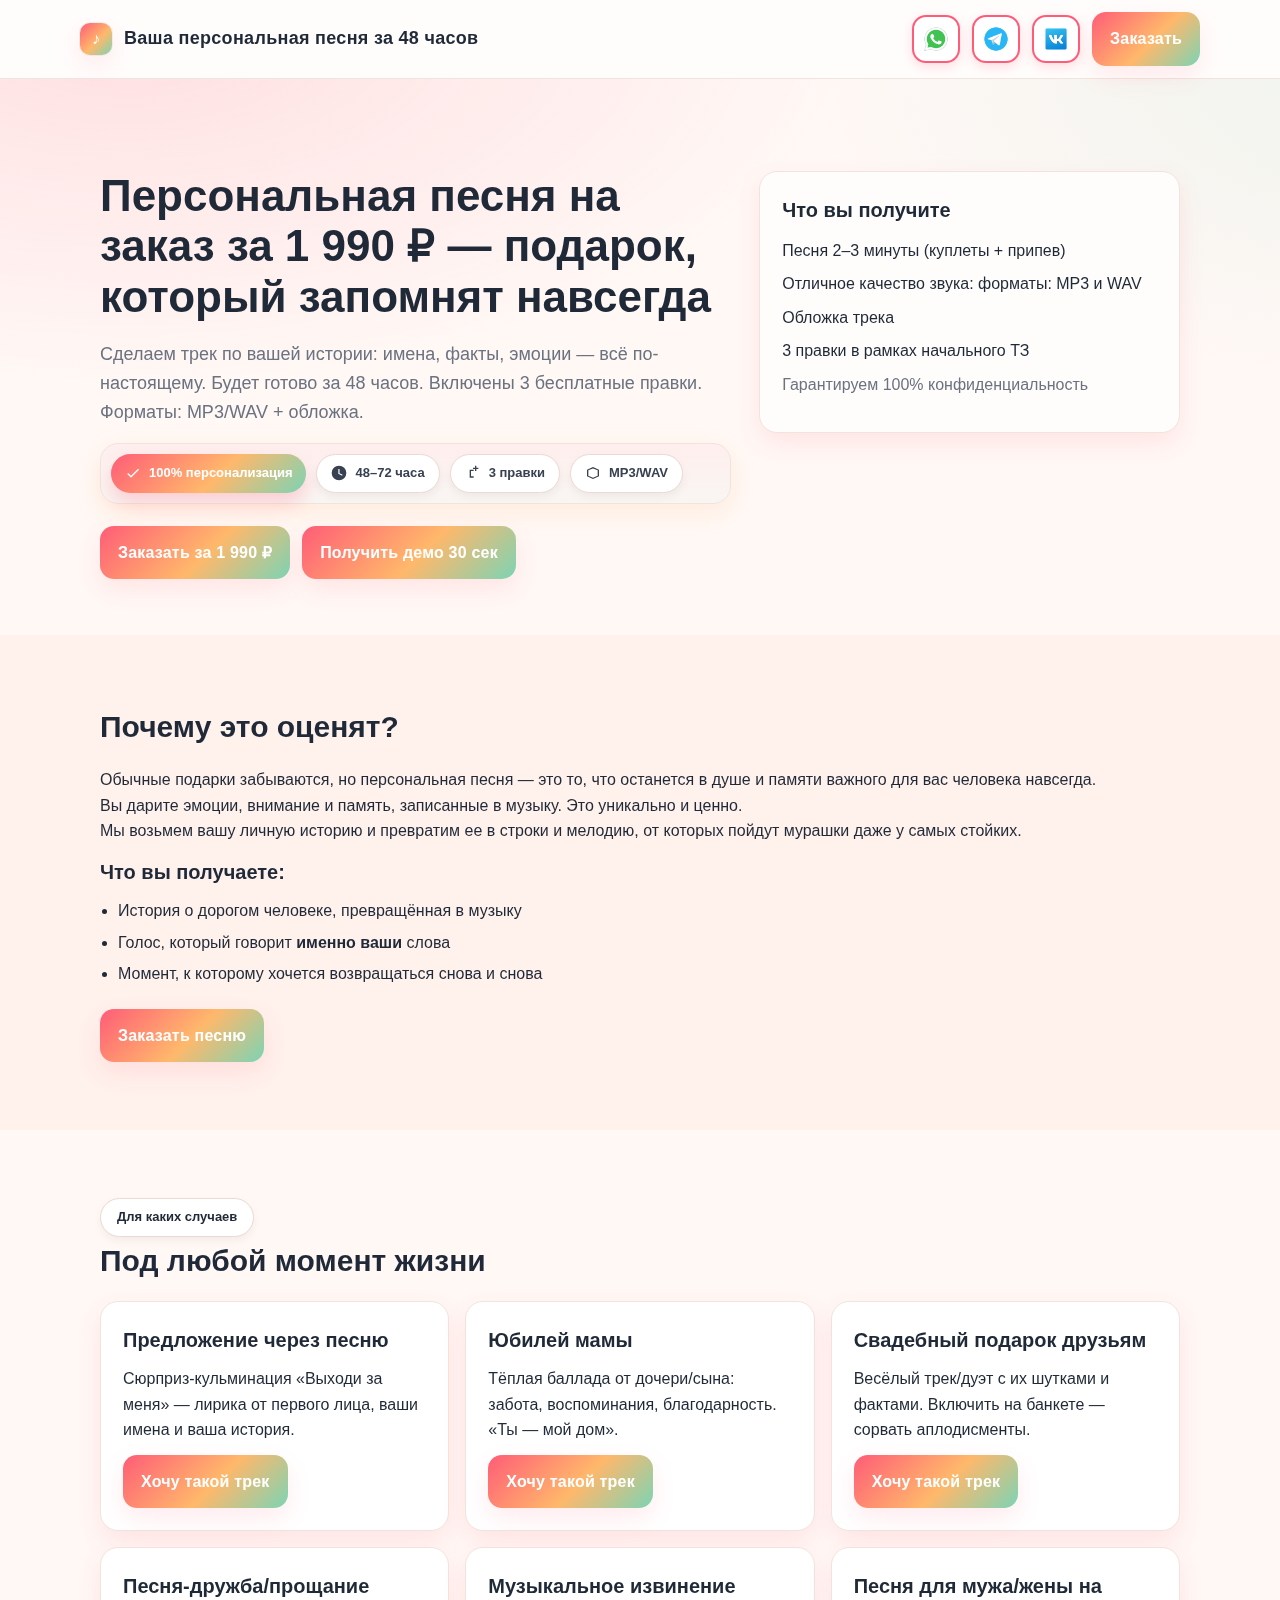
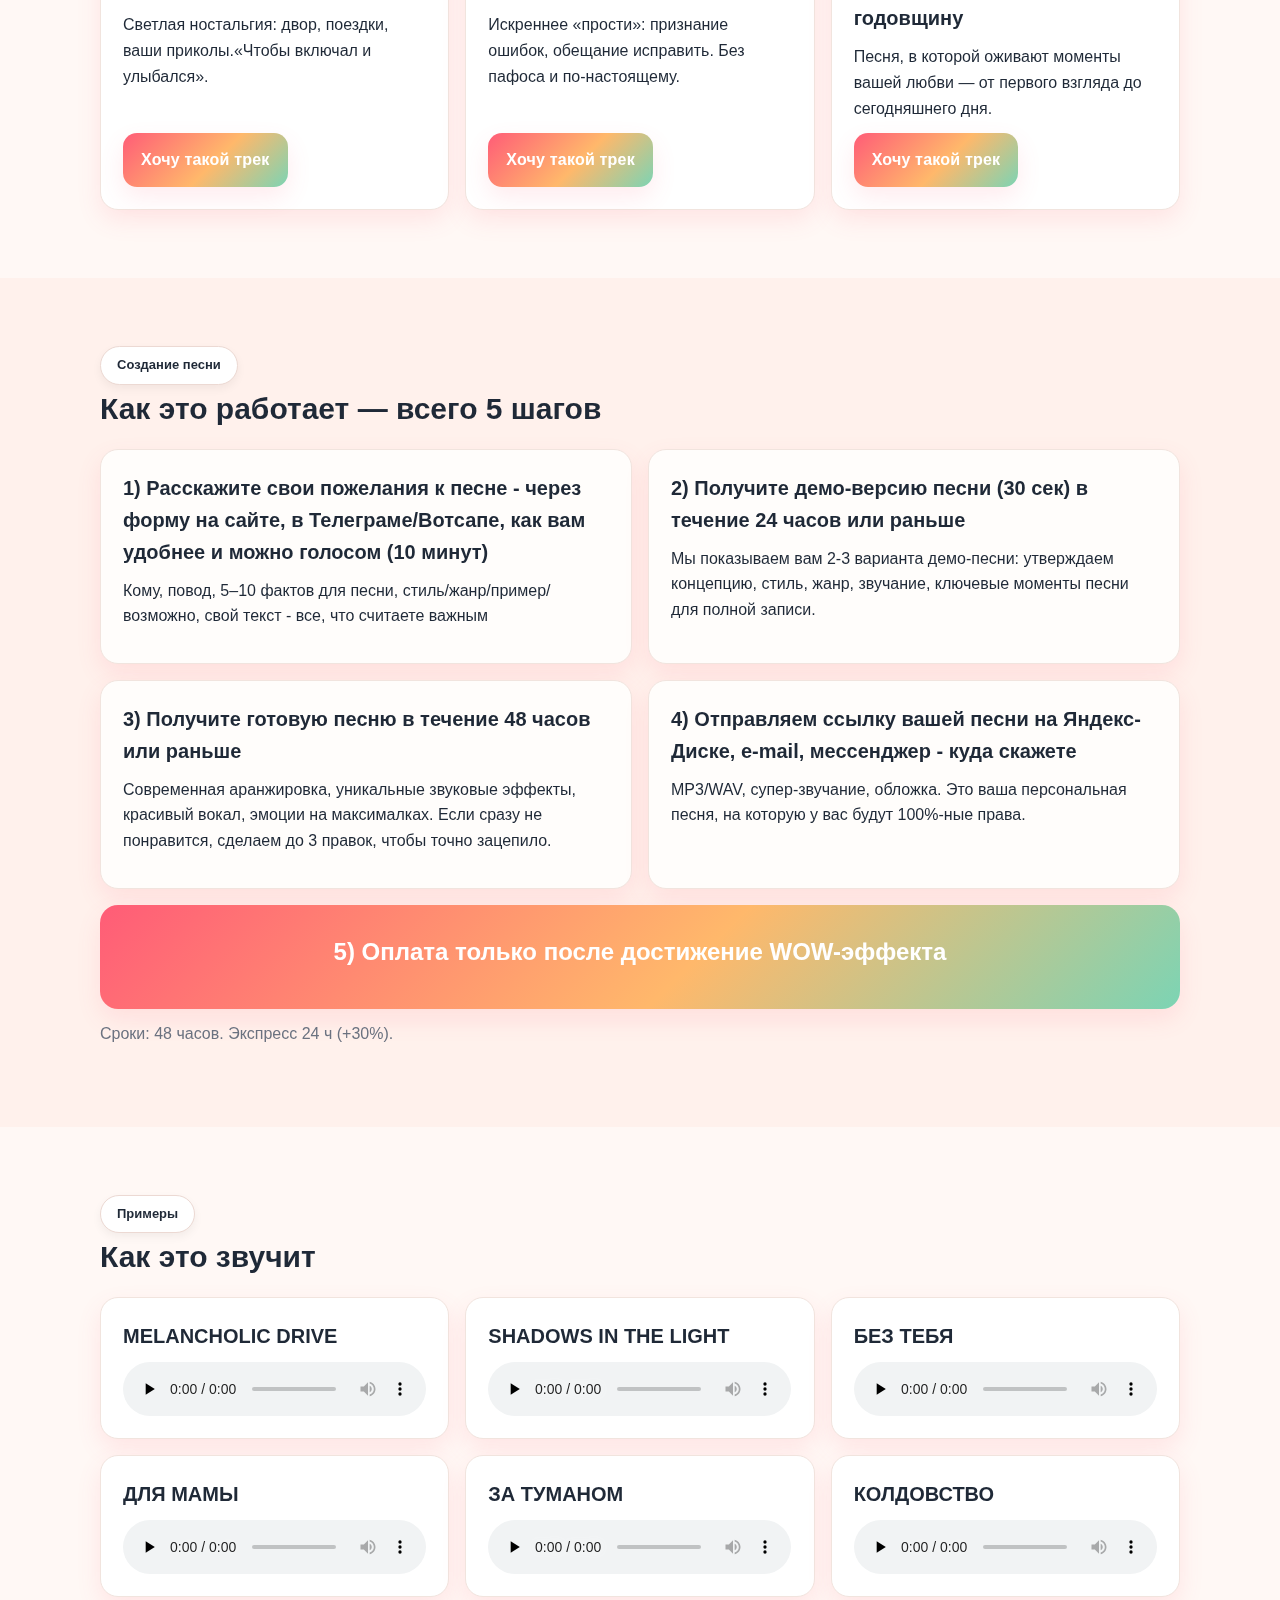
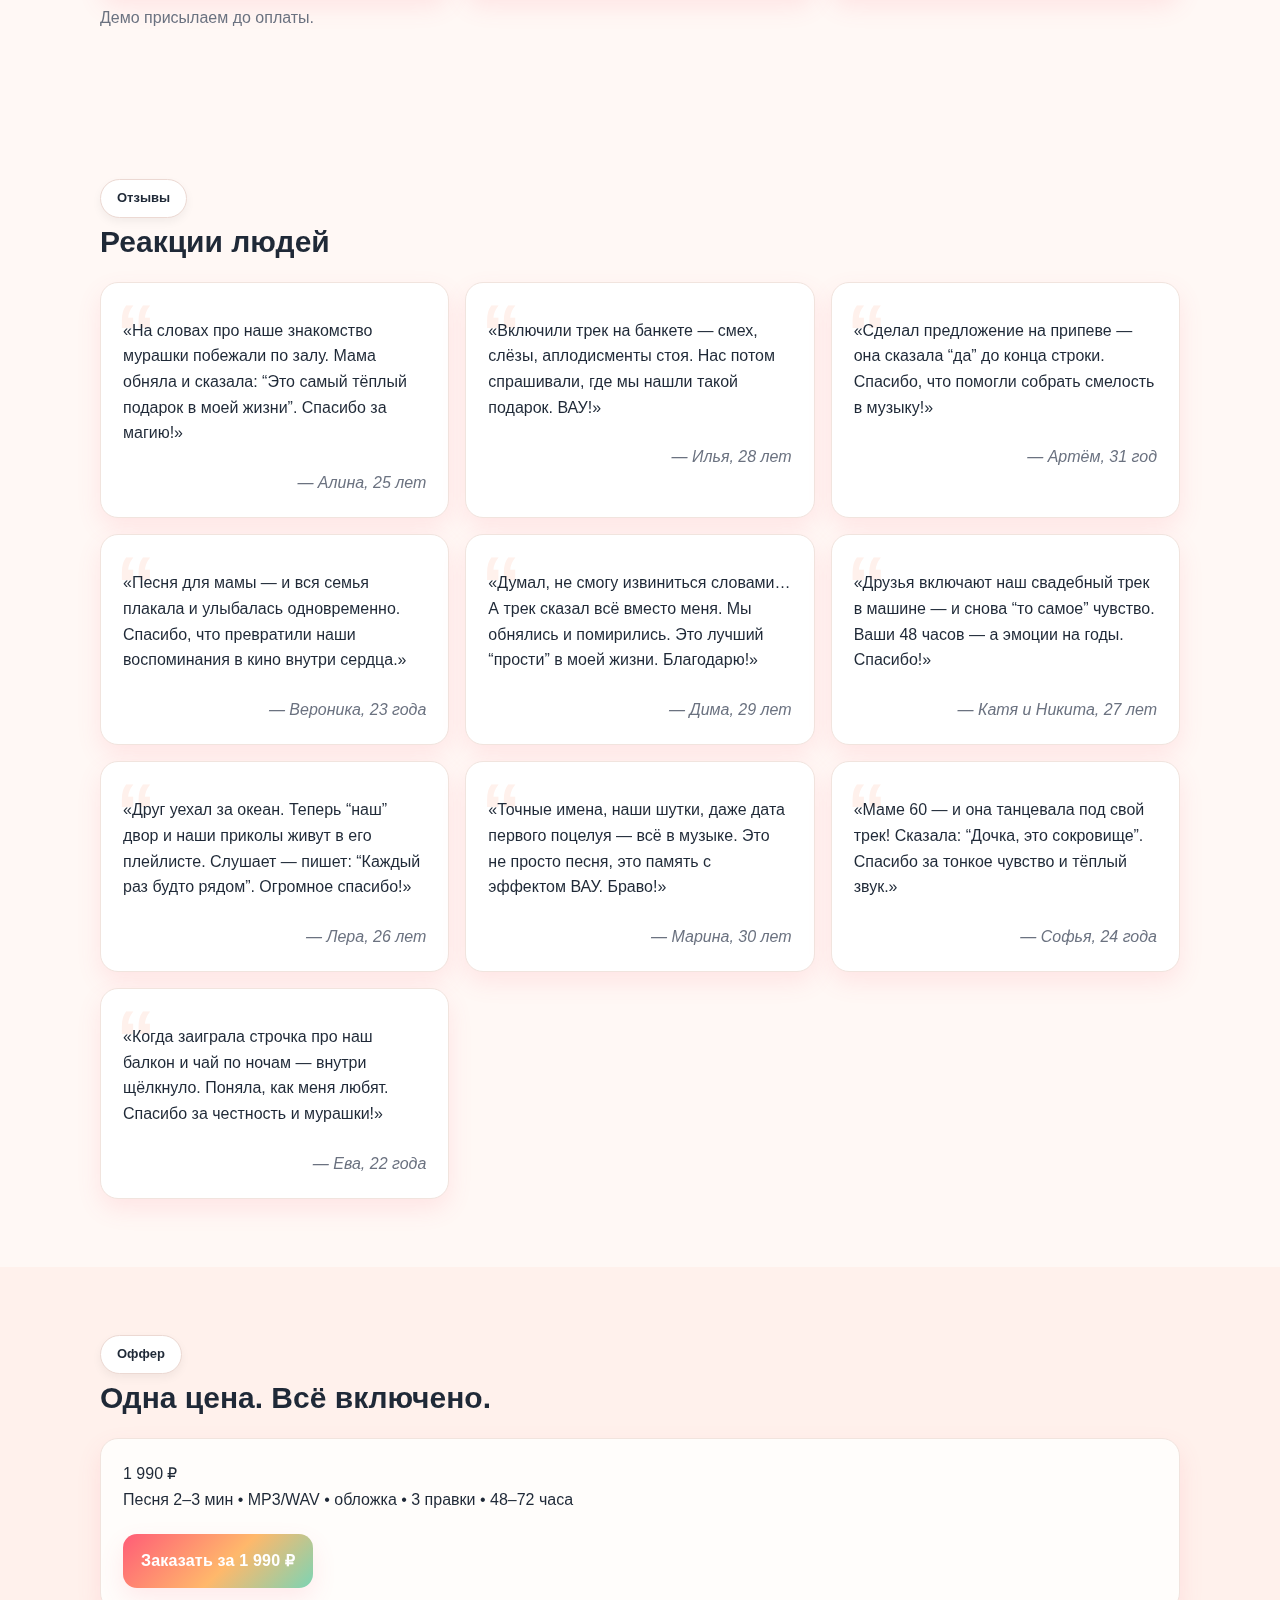
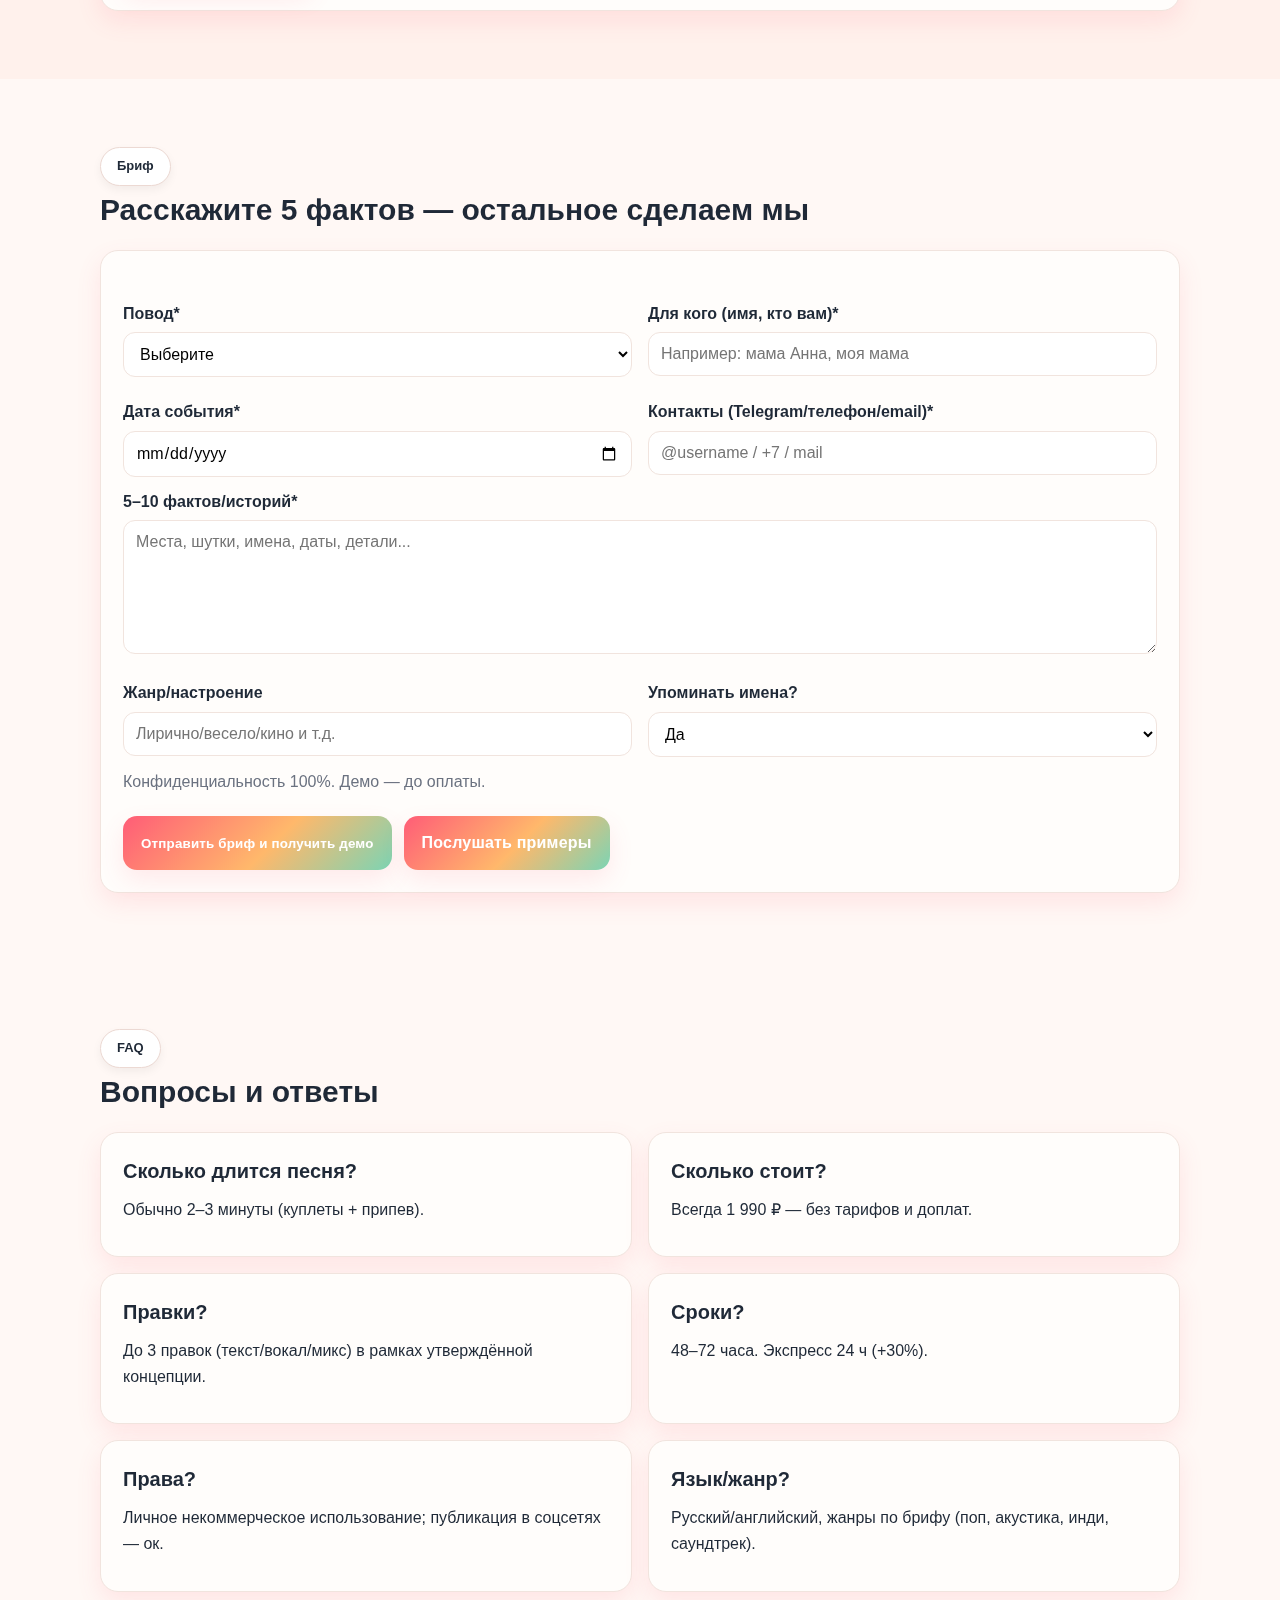
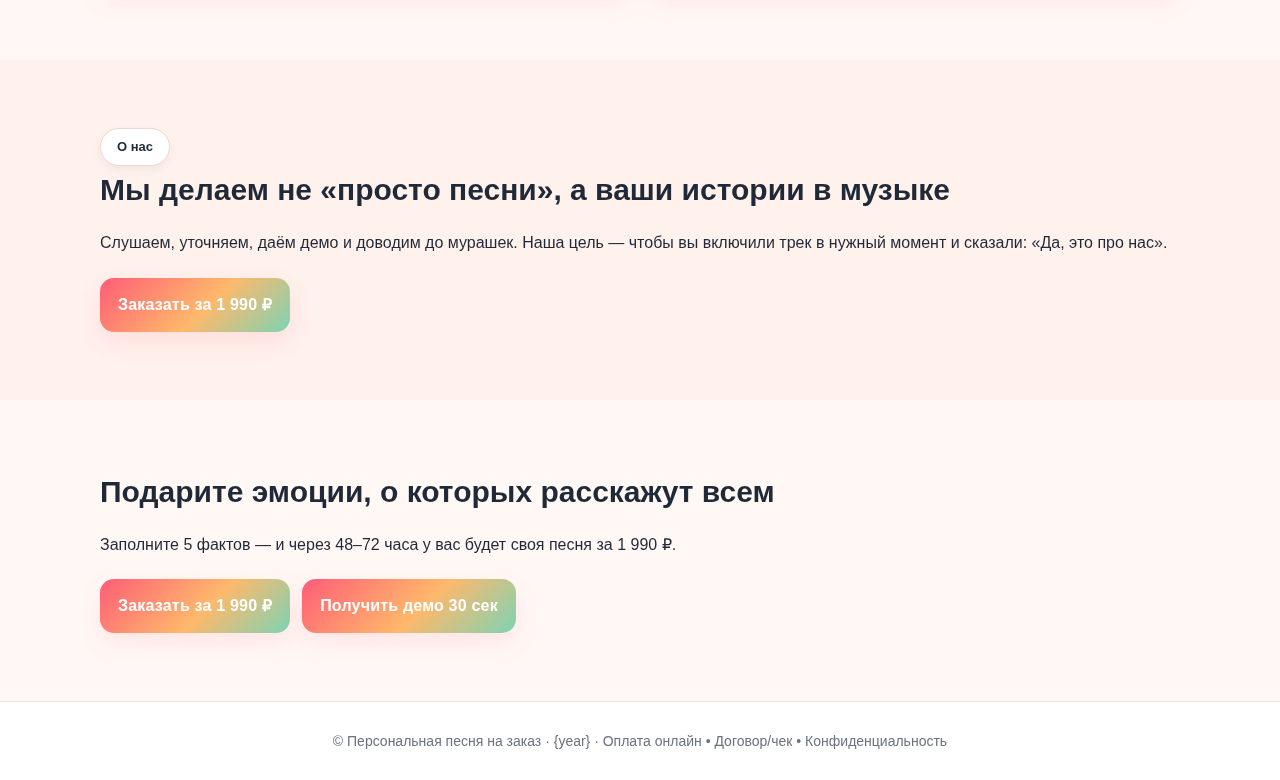
<file: index.html.html>
<!DOCTYPE html>
<html lang="ru">
<head>
  <meta charset="utf-8">
  <title>Персональная песня на заказ — 1 990 ₽</title>
  <meta name="viewport" content="width=device-width,initial-scale=1">
  <meta name="description" content="Персональная песня на заказ за 1 990 ₽. Готово за 48–72 часа. 3 правки включены. MP3/WAV + обложка.">
  <link rel="stylesheet" href="css/style.css">
</head>
<body>

<div class="topbar">
  <div class="container topbar-inner">
    <div class="brand">
      <div class="logo">♪</div>
      <div class="title">Ваша персональная песня за 48 часов</div>
    </div>
    <div class="actions">
      <div class="messengers" aria-label="Мессенджеры">
        <a class="icon-btn" href="https://wa.me/79210076079" target="_blank" rel="noopener" title="WhatsApp">
          <img src="[data-uri]" alt="WhatsApp">
        </a>
        <a class="icon-btn" href="https://t.me/Iurii_Durov" target="_blank" rel="noopener" title="Telegram">
          <img src="[data-uri]" alt="Telegram">
        </a>
        <a class="icon-btn" href="https://vk.com/yurydurov" target="_blank" rel="noopener" title="VK">
          <img src="[data-uri]" alt="VK">
        </a>
      </div>
      <a href="#order" class="btn btn-primary">Заказать</a>
    </div>
  </div>
</div>

<header class="hero">
  <div class="container">
    <div class="row">
      <div>
        <h1>Персональная песня на заказ за 1 990 ₽ — подарок, который запомнят навсегда</h1>
        <p class="lead">Сделаем трек по вашей истории: имена, факты, эмоции — всё по-настоящему. Будет готово за 48 часов. Включены 3 бесплатные правки. Форматы: MP3/WAV + обложка.</p>
        <div class="badges-wrap">
          <span class="chip chip--primary">
            <svg viewBox="0 0 24 24"><path fill="#fff" d="M9 16.2 4.8 12l-1.4 1.4L9 19 21 7l-1.4-1.4z"/></svg>
            100% персонализация
          </span>
          <span class="chip">
            <svg viewBox="0 0 24 24"><path fill="#374151" d="M12 1a11 11 0 1 0 0 22 11 11 0 0 0 0-22zm.8 11.2 4.6 2.6-.8 1.4-5.6-3.2V6h1.8v6.2z"/></svg>
            48–72 часа
          </span>
          <span class="chip">
            <svg viewBox="0 0 24 24"><path fill="#374151" d="M17 1v3h3v2h-3v3h-2V6h-3V4h3V1h2zM7 7h6v2H9v8h4v2H7V7z"/></svg>
            3 правки
          </span>
          <span class="chip">
            <svg viewBox="0 0 24 24"><path fill="#374151" d="M12 3l9 4v10l-9 4-9-4V7l9-4zm0 2.2L5 8v8l7 3.1L19 16V8l-7-2.8z"/></svg>
            MP3/WAV
          </span>
        
        </div>
        <div class="cta">
          <a href="#order" class="btn btn-primary" data-evt="hero_cta_click">Заказать за 1 990 ₽</a>
          <a href="#demo" class="btn btn-primary" data-evt="demo_cta_click">Получить демо 30 сек</a>
        </div>
      </div>
      <div>
        <div class="card soft">
          <h3>Что вы получите</h3>
          <ul class="list">
            <li>Песня 2–3 минуты (куплеты + припев)</li>
            <li>Отличное качество звука: форматы: MP3 и WAV</li>
            <li>Обложка трека</li>
            <li>3 правки в рамках начального ТЗ</li>           
          </ul>
          <div class="hr"></div>
          <p style="margin-top:4px;color:var(--muted)">Гарантируем 100% конфиденциальность</p>
        </div>
      </div>
    </div>
  </div>
</header>

<section class="section alt">
  <div class="container">
    <h2>Почему это оценят?</h2>
    <p>Обычные подарки забываются, но персональная песня — это то, что останется в душе и памяти важного для вас человека  навсегда.
	<br>Вы дарите эмоции, внимание и память, записанные в музыку. Это уникально и ценно.
	<br>Мы возьмем вашу личную историю и превратим ее в строки и мелодию, от которых пойдут мурашки даже у самых стойких.</p>
	
	<h3>Что вы получаете:</h3>
    <ul class="list">
      <li>История о дорогом человеке, превращённая в музыку</li>
      <li>Голос, который говорит <b>именно ваши</b> слова</li>
      <li>Момент, к которому хочется возвращаться снова и снова</li>
    </ul>
    <div class="cta"><a href="#order" class="btn btn-primary">Заказать песню</a></div>
  </div>
</section>

<section class="section">
  <div class="container">
    <div class="pill">Для каких случаев</div>
    <h2>Под любой момент жизни</h2>
    <div class="grid-3">
      <div class="card">
        <h3>Предложение через песню</h3>
        <p>Сюрприз-кульминация «Выходи за меня» — лирика от первого лица, ваши имена и ваша история.</p>
        <div class="cta"><a href="#order" class="btn btn-primary">Хочу такой трек</a></div>
      </div>
      <div class="card">
        <h3>Юбилей мамы</h3>
        <p>Тёплая баллада от дочери/сына: забота, воспоминания, благодарность. «Ты — мой дом».</p>
        <div class="cta"><a href="#order" class="btn btn-primary">Хочу такой трек</a></div>
      </div>
      <div class="card">
        <h3>Свадебный подарок друзьям</h3>
        <p>Весёлый трек/дуэт с их шутками и фактами. Включить на банкете — сорвать аплодисменты.</p>
        <div class="cta"><a href="#order" class="btn btn-primary">Хочу такой трек</a></div>
      </div>
      <div class="card">
        <h3>Песня-дружба/прощание</h3>
        <p>Светлая ностальгия: двор, поездки, ваши приколы.«Чтобы включал и улыбался».</p>
        <div class="cta"><a href="#order" class="btn btn-primary">Хочу такой трек</a></div>
      </div>
      <div class="card">
        <h3>Музыкальное извинение</h3>
        <p>Искреннее «прости»: признание ошибок, обещание исправить. Без пафоса и по-настоящему.</p>
        <div class="cta"><a href="#order" class="btn btn-primary">Хочу такой трек</a></div>
      </div>
	   <div class="card">
        <h3>Песня для мужа/жены на годовщину</h3>
        <p>Песня, в которой оживают моменты вашей любви — от первого взгляда до сегодняшнего дня.</p>
        <div class="cta"><a href="#order" class="btn btn-primary">Хочу такой трек</a></div>
      </div>
    </div>
  </div>
</section>

<section class="section alt">
  <div class="container">
    <div class="pill">Создание песни</div>
    <h2>Как это работает — всего 5 шагов</h2>
    <div class="grid-2">
      <div class="card soft"><h3>1) Расскажите свои пожелания к песне - через форму на сайте, в Телеграме/Вотсапе, как вам удобнее и можно голосом (10 минут)</h3>
	  <p>Кому, повод, 5–10 фактов для песни, стиль/жанр/пример/возможно, свой текст - все, что считаете важным</p></div>
      <div class="card soft"><h3>2) Получите демо-версию песни (30 сек) в течение 24 часов или раньше</h3>
	  <p>Мы показываем вам 2-3 варианта демо-песни: утверждаем концепцию, стиль, жанр, звучание, ключевые моменты песни для полной записи.</p></div>
      <div class="card soft"><h3>3) Получите готовую песню в течение 48 часов или раньше</h3>
	  <p>Современная аранжировка, уникальные звуковые эффекты, красивый вокал, эмоции на максималках. Если сразу не понравится, сделаем до 3 правок, чтобы точно зацепило.</p></div>
      <div class="card soft"><h3>4) Отправляем cсылку вашей песни на Яндекс-Диске, e-mail, мессенджер - куда скажете</h3>
	  <p>MP3/WAV, супер-звучание, обложка. Это ваша персональная песня, на которую у вас будут 100%-ные права.  </p></div>
	  <div class="card soft card-highlight"><h3>5) Оплата только после достижение WOW-эффекта</h3></div>
    </div>
    <p style="margin-top:12px;color:var(--muted)">Сроки: 48 часов. Экспресс 24 ч (+30%).</p>
  </div>
</section>

<section id="demo" class="section">
  <div class="container">
    <div class="pill">Примеры</div>
    <h2>Как это звучит</h2>
    <div class="grid-3">
      <div class="card"><h3>MELANCHOLIC DRIVE</h3><audio controls preload="none"><source src="audio/MELANCHOLIC DRIVE.mp3" type="audio/mpeg"></audio></div>
      <div class="card"><h3>SHADOWS IN THE LIGHT</h3><audio controls preload="none"><source src="audio/SHADOWS IN THE LIGHT.mp3" type="audio/mpeg"></audio></div>
      <div class="card"><h3>БЕЗ ТЕБЯ</h3><audio controls preload="none"><source src="audio/БЕЗ ТЕБЯ.mp3" type="audio/mpeg"></audio></div>
      <div class="card"><h3>ДЛЯ МАМЫ</h3><audio controls preload="none"><source src="audio/ДЛЯ МАМЫ.mp3" type="audio/mpeg"></audio></div>
      <div class="card"><h3>ЗА ТУМАНОМ</h3><audio controls preload="none"><source src="audio/ЗА ТУМАНОМ.wav" type="audio/wav"></audio></div>
      <div class="card"><h3>КОЛДОВСТВО</h3><audio controls preload="none"><source src="audio/КОЛДОВСТВО.mp3" type="audio/mpeg"></audio></div>
    </div>
    <p style="margin-top:8px;color:var(--muted)">Демо присылаем до оплаты.</p>
  </div>
</section>

<section class="section">
  <div class="container">
    <div class="pill">Отзывы</div>
    <h2>Реакции людей</h2>
    <div class="grid-3">
      <div class="card card-review"><p>«На словах про наше знакомство мурашки побежали по залу. Мама обняла и сказала: “Это самый тёплый подарок в моей жизни”. Спасибо за магию!»</p><cite>— Алина, 25 лет</cite></div>
      <div class="card card-review"><p>«Включили трек на банкете — смех, слёзы, аплодисменты стоя. Нас потом спрашивали, где мы нашли такой подарок. ВАУ!»</p><cite>— Илья, 28 лет</cite></div>
      <div class="card card-review"><p>«Сделал предложение на припеве — она сказала “да” до конца строки. Спасибо, что помогли собрать смелость в музыку!»</p><cite>— Артём, 31 год</cite></div>
      <div class="card card-review"><p>«Песня для мамы — и вся семья плакала и улыбалась одновременно. Спасибо, что превратили наши воспоминания в кино внутри сердца.»</p><cite>— Вероника, 23 года</cite></div>
      <div class="card card-review"><p>«Думал, не смогу извиниться словами… А трек сказал всё вместо меня. Мы обнялись и помирились. Это лучший “прости” в моей жизни. Благодарю!»</p><cite>— Дима, 29 лет</cite></div>
      <div class="card card-review"><p>«Друзья включают наш свадебный трек в машине — и снова “то самое” чувство. Ваши 48 часов — а эмоции на годы. Спасибо!»</p><cite>— Катя и Никита, 27 лет</cite></div>
      <div class="card card-review"><p>«Друг уехал за океан. Теперь “наш” двор и наши приколы живут в его плейлисте. Слушает — пишет: “Каждый раз будто рядом”. Огромное спасибо!»</p><cite>— Лера, 26 лет</cite></div>
      <div class="card card-review"><p>«Точные имена, наши шутки, даже дата первого поцелуя — всё в музыке. Это не просто песня, это память с эффектом ВАУ. Браво!»</p><cite>— Марина, 30 лет</cite></div>
      <div class="card card-review"><p>«Маме 60 — и она танцевала под свой трек! Сказала: “Дочка, это сокровище”. Спасибо за тонкое чувство и тёплый звук.»</p><cite>— Софья, 24 года</cite></div>
      <div class="card card-review"><p>«Когда заиграла строчка про наш балкон и чай по ночам — внутри щёлкнуло. Поняла, как меня любят. Спасибо за честность и мурашки!»</p><cite>— Ева, 22 года</cite></div>
    </div>
  </div>
</section>

<section class="section alt">
  <div class="container">
    <div class="pill">Оффер</div>
    <h2>Одна цена. Всё включено.</h2>
    <div class="card soft">
      <div class="price">1 990 ₽</div>
      <p>Песня 2–3 мин • MP3/WAV • обложка • 3 правки • 48–72 часа</p>
      <div class="cta"><a href="#order" class="btn btn-primary">Заказать за 1 990 ₽</a></div>
    </div>
  </div>
</section>

<section id="order" class="section">
  <div class="container">
    <div class="pill">Бриф</div>
    <h2>Расскажите 5 фактов — остальное сделаем мы</h2>
    <div class="card soft">
      <form onsubmit="event.preventDefault(); alert('Спасибо! Мы свяжемся с вами для демо.');" data-evt="form_submit">
        <div class="grid-2">
          <div><label>Повод*</label>
            <select required>
              <option value="">Выберите</option>
              <option>Предложение</option>
              <option>Юбилей мамы</option>
              <option>Свадьба</option>
              <option>Извинение</option>
              <option>Дружба/прощание</option>
              <option>Другое</option>
            </select>
          </div>
          <div><label>Для кого (имя, кто вам)*</label><input required type="text" placeholder="Например: мама Анна, моя мама"></div>
          <div><label>Дата события*</label><input required type="date"></div>
          <div><label>Контакты (Telegram/телефон/email)*</label><input required type="text" placeholder="@username / +7 / mail"></div>
        </div>
        <div style="margin-top:12px">
          <label>5–10 фактов/историй*</label>
          <textarea required rows="6" placeholder="Места, шутки, имена, даты, детали..."></textarea>
        </div>
        <div class="grid-2" style="margin-top:12px">
          <div><label>Жанр/настроение</label><input type="text" placeholder="Лирично/весело/кино и т.д."></div>
          <div><label>Упоминать имена?</label><select><option>Да</option><option>Нет</option></select></div>
        </div>
        <p style="color:var(--muted); margin-top:12px">Конфиденциальность 100%. Демо — до оплаты.</p>
        <div class="cta">
          <button class="btn btn-primary" type="submit">Отправить бриф и получить демо</button>
          <a class="btn btn-primary" href="#demo">Послушать примеры</a>
        </div>
      </form>
    </div>
  </div>
</section>

<section class="section">
  <div class="container">
    <div class="pill">FAQ</div>
    <h2>Вопросы и ответы</h2>
    <div class="grid-2">
      <div class="card soft"><h3>Сколько длится песня?</h3><p>Обычно 2–3 минуты (куплеты + припев).</p></div>
      <div class="card soft"><h3>Сколько стоит?</h3><p>Всегда 1 990 ₽ — без тарифов и доплат.</p></div>
      <div class="card soft"><h3>Правки?</h3><p>До 3 правок (текст/вокал/микс) в рамках утверждённой концепции.</p></div>
      <div class="card soft"><h3>Сроки?</h3><p>48–72 часа. Экспресс 24 ч (+30%).</p></div>
      <div class="card soft"><h3>Права?</h3><p>Личное некоммерческое использование; публикация в соцсетях — ок.</p></div>
      <div class="card soft"><h3>Язык/жанр?</h3><p>Русский/английский, жанры по брифу (поп, акустика, инди, саундтрек).</p></div>
    </div>
  </div>
</section>

<section class="section alt">
  <div class="container">
    <div class="pill">О нас</div>
    <h2>Мы делаем не «просто песни», а ваши истории в музыке</h2>
    <p>Слушаем, уточняем, даём демо и доводим до мурашек. Наша цель — чтобы вы включили трек в нужный момент и сказали: «Да, это про нас».</p>
    <div class="cta"><a href="#order" class="btn btn-primary">Заказать за 1 990 ₽</a></div>
  </div>
</section>

<section class="section">
  <div class="container">
    <h2>Подарите эмоции, о которых расскажут всем</h2>
    <p>Заполните 5 фактов — и через 48–72 часа у вас будет своя песня за 1 990 ₽.</p>
    <div class="cta">
      <a href="#order" class="btn btn-primary">Заказать за 1 990 ₽</a>
      <a href="#demo" class="btn btn-primary">Получить демо 30 сек</a>
    </div>
  </div>
</section>

<footer class="footer">
  <div class="container">© Персональная песня на заказ · {year} · Оплата онлайн • Договор/чек • Конфиденциальность</div>
</footer>

<div class="sticky-cta"><a href="#order" class="btn btn-primary" style="width:100%">Заказать за 1 990 ₽</a></div>

<script src="js/script.js"></script>
</body>
</html>
</file>
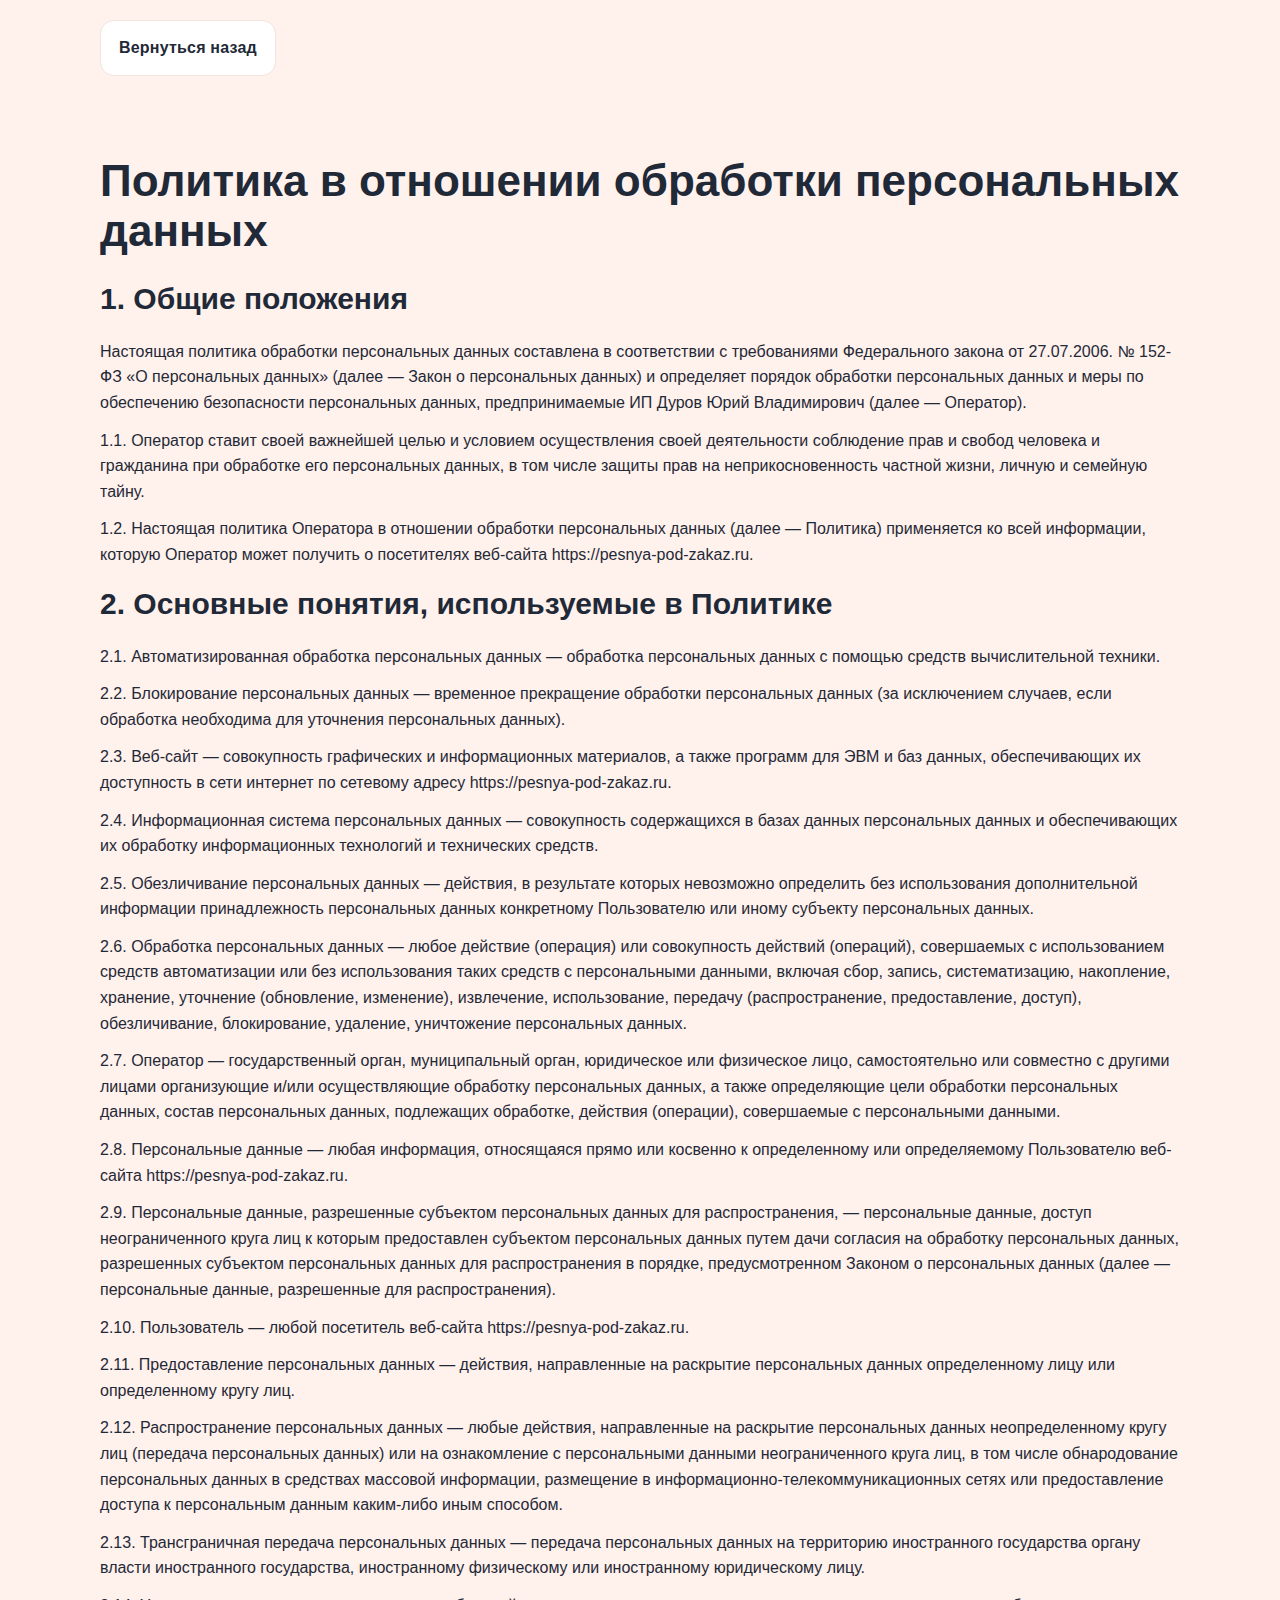
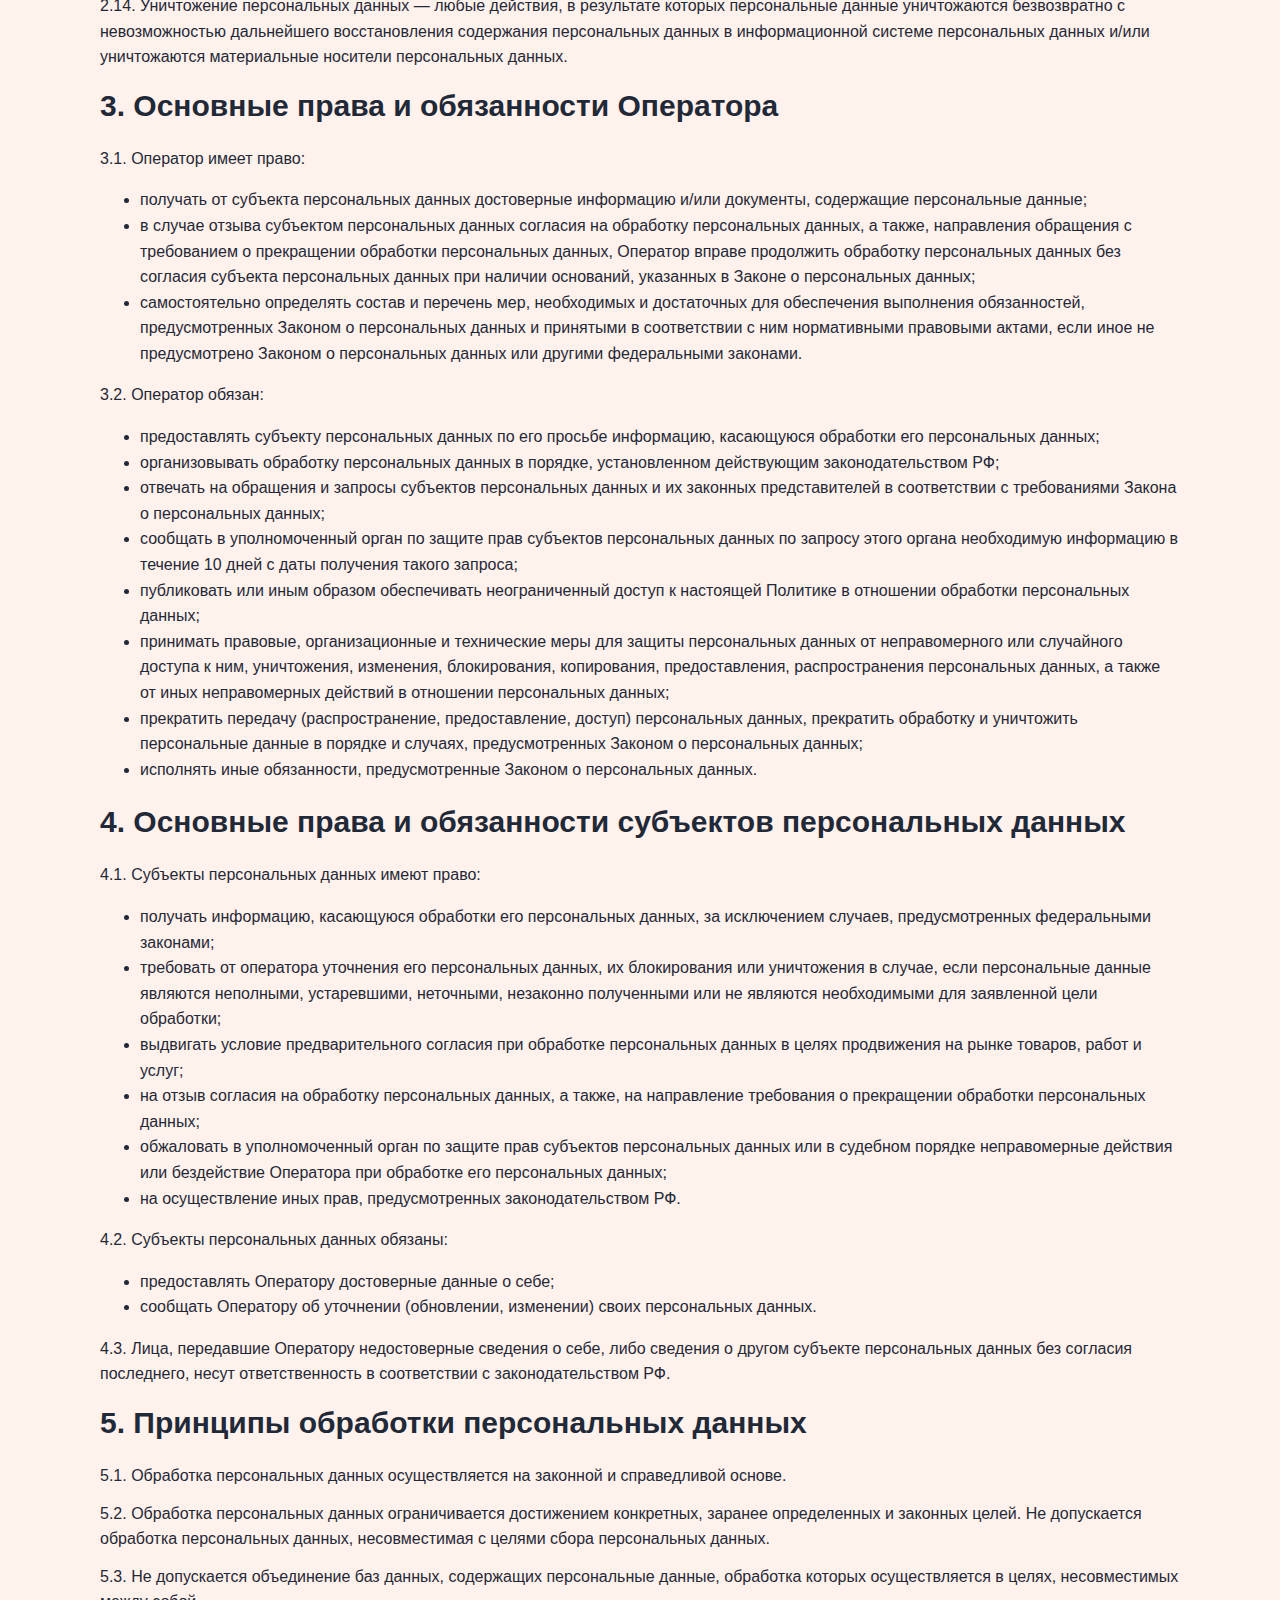
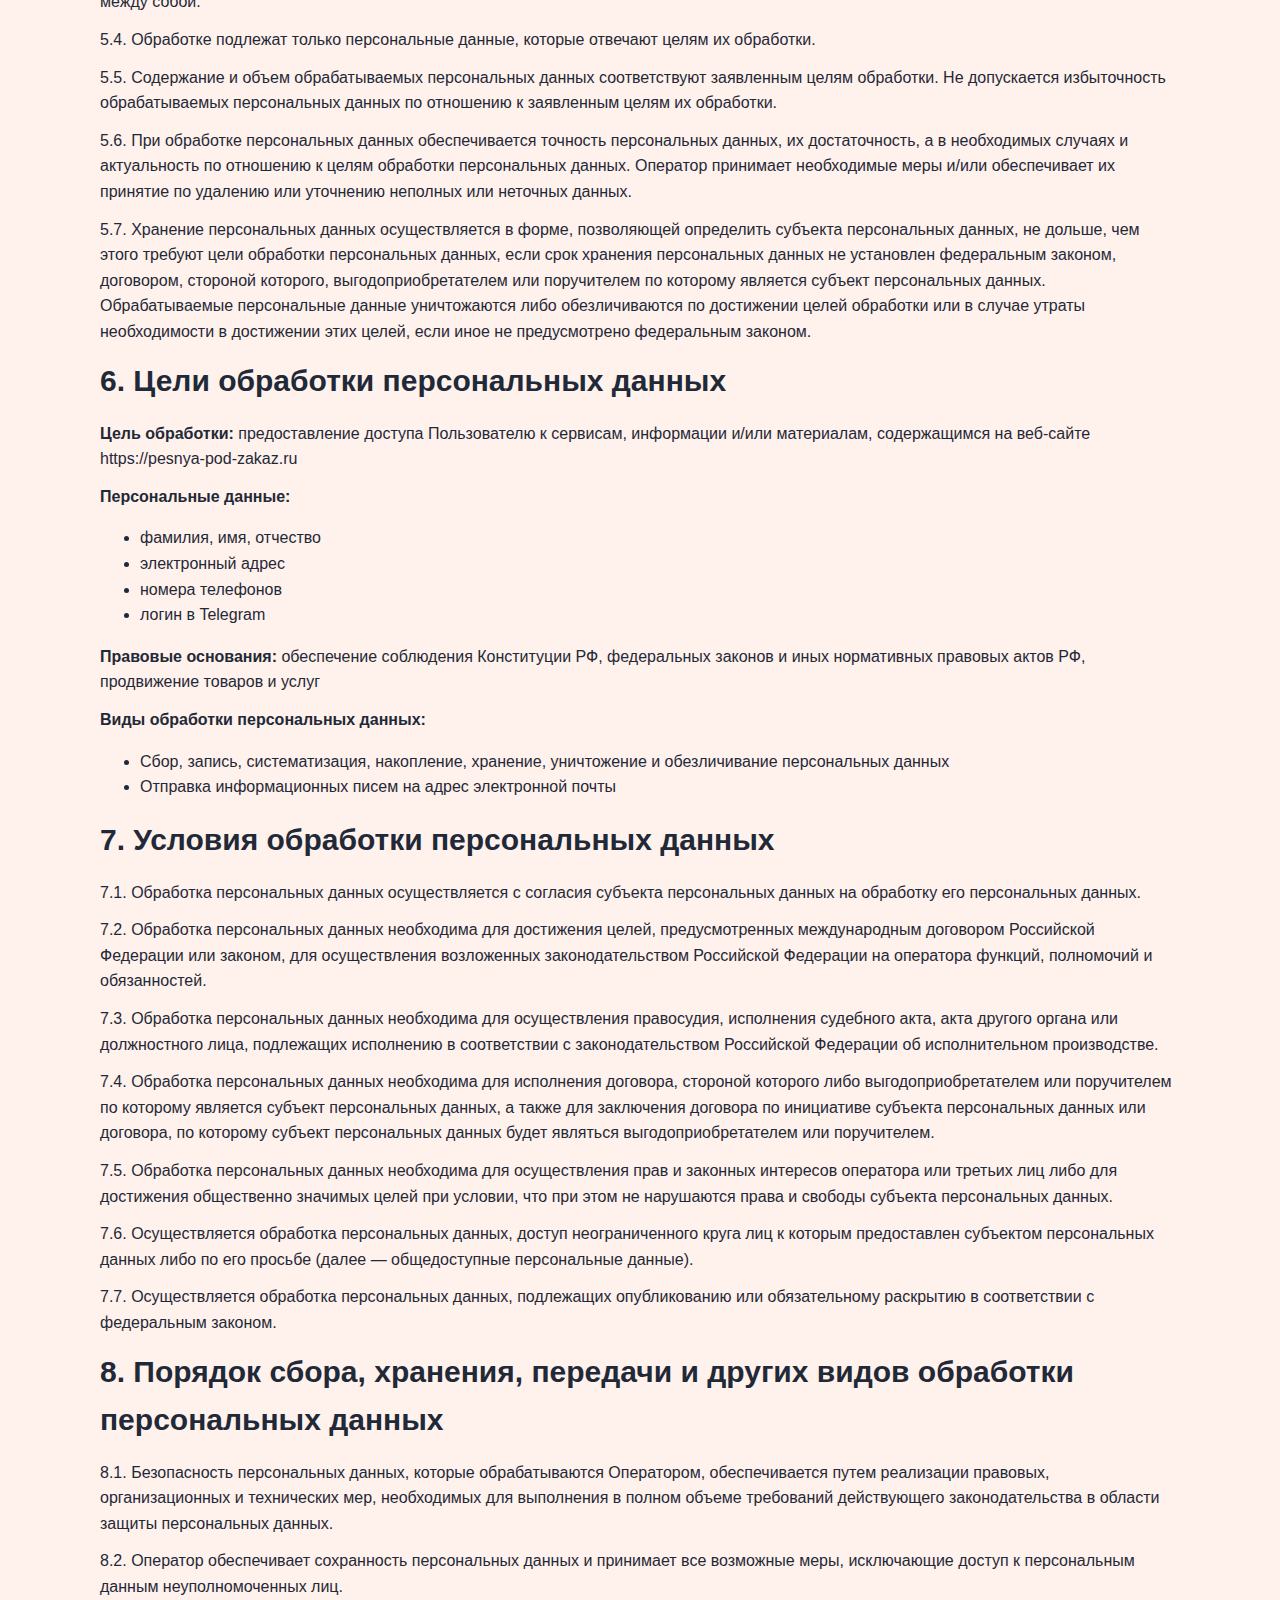
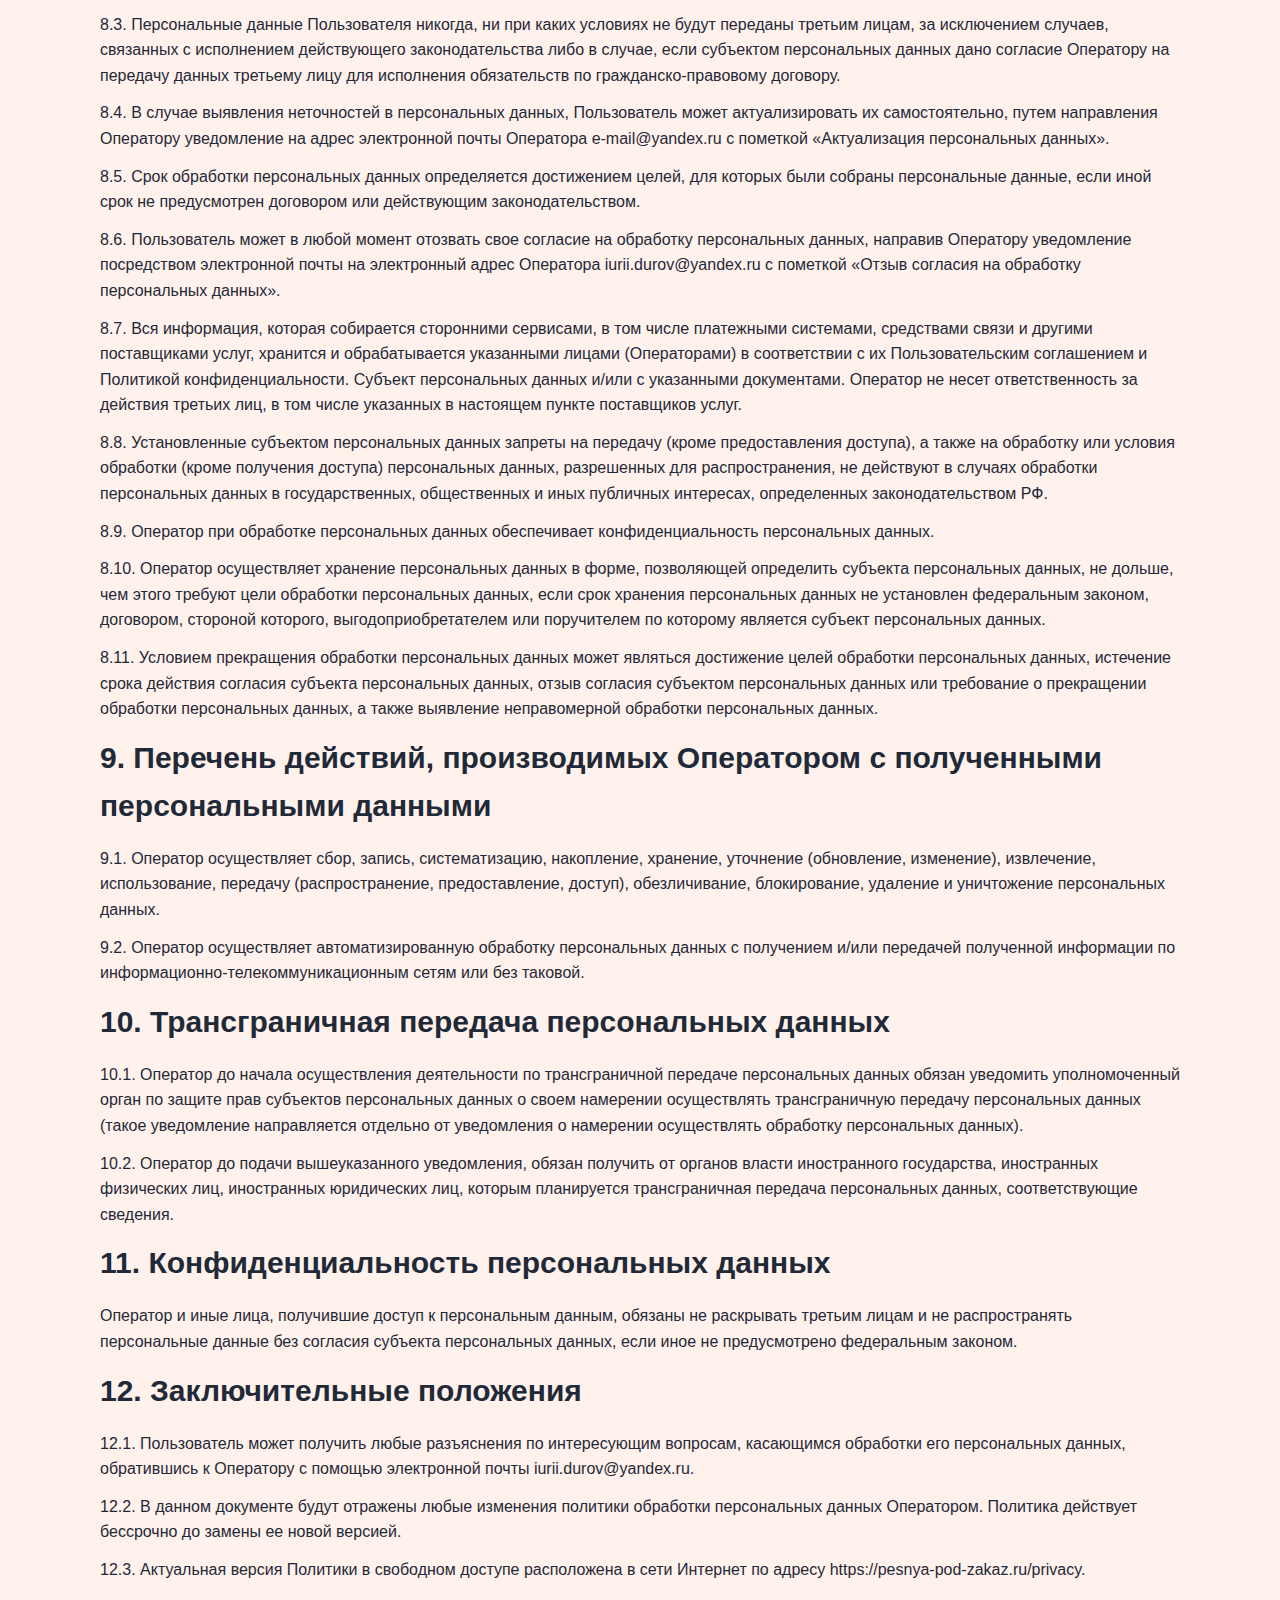
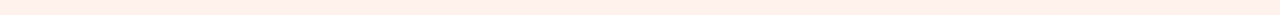
<file: policy.html>
<!DOCTYPE html>
<html lang="ru">
<head>
  <meta charset="UTF-8">
  <meta name="viewport" content="width=device-width, initial-scale=1.0">
  <title>Политика обработки персональных данных</title>
  <link rel="stylesheet" href="css/style.css">
  <style>
    body { padding: 20px; background: var(--bg-soft); }
    .policy-container { max-width: 800px; margin: 40px auto; background: var(--card); padding: 40px; border-radius: 18px; border: 1px solid var(--border); }
    .policy-container h1 { font-size: 30px; margin-bottom: 20px; }
    .policy-container h2 { font-size: 22px; margin-top: 30px; margin-bottom: 15px; }
    .policy-container p, .policy-container li { line-height: 1.7; color: var(--text); }
    .policy-container ul { padding-left: 20px; margin-bottom: 1em; }
    .page-title { margin-top: 40px !important; }
    .back-button { display: inline-block; margin-bottom: 40px; }
    /* Back button is styled using the main style.css */
  </style>
</head>
<body>
      <main class="policy-page">
        <div class="container">
            <a href="javascript:history.back()" class="btn btn-ghost back-button">Вернуться назад</a>
            <h1 class="page-title">Политика в отношении обработки персональных данных</h1>
            
            <div class="policy-content">
                <section>
                    <h2>1. Общие положения</h2>
                    <p>Настоящая политика обработки персональных данных составлена в соответствии с требованиями Федерального закона от 27.07.2006. 
					№ 152-ФЗ «О персональных данных» (далее — Закон о персональных данных) и определяет порядок обработки персональных данных и 
					меры по обеспечению безопасности персональных данных, предпринимаемые ИП Дуров Юрий Владимирович (далее — Оператор).</p>
                    <p>1.1. Оператор ставит своей важнейшей целью и условием осуществления своей деятельности соблюдение прав и свобод человека и 
					гражданина при обработке его персональных данных, в том числе защиты прав на неприкосновенность частной жизни, личную и семейную тайну.</p>
                    <p>1.2. Настоящая политика Оператора в отношении обработки персональных данных (далее — Политика) 
					применяется ко всей информации, которую Оператор может получить о посетителях веб-сайта https://pesnya-pod-zakaz.ru.</p>
                </section>

                <section>
                    <h2>2. Основные понятия, используемые в Политике</h2>
                    <p>2.1. Автоматизированная обработка персональных данных — обработка персональных данных с помощью средств вычислительной техники.</p>
                    <p>2.2. Блокирование персональных данных — временное прекращение обработки персональных данных (за исключением случаев, если обработка необходима для уточнения персональных данных).</p>
                    <p>2.3. Веб-сайт — совокупность графических и информационных материалов, а также программ для ЭВМ и баз данных, обеспечивающих их доступность в сети интернет по сетевому адресу https://pesnya-pod-zakaz.ru.</p>
                    <p>2.4. Информационная система персональных данных — совокупность содержащихся в базах данных персональных данных и обеспечивающих их обработку информационных технологий и технических средств.</p>
                    <p>2.5. Обезличивание персональных данных — действия, в результате которых невозможно определить без использования дополнительной информации принадлежность персональных данных конкретному Пользователю или иному субъекту персональных данных.</p>
                    <p>2.6. Обработка персональных данных — любое действие (операция) или совокупность действий (операций), совершаемых с использованием средств автоматизации или без использования таких средств с персональными данными, включая сбор, запись, систематизацию, накопление, хранение, уточнение (обновление, изменение), извлечение, использование, передачу (распространение, предоставление, доступ), обезличивание, блокирование, удаление, уничтожение персональных данных.</p>
                    <p>2.7. Оператор — государственный орган, муниципальный орган, юридическое или физическое лицо, самостоятельно или совместно с другими лицами организующие и/или осуществляющие обработку персональных данных, а также определяющие цели обработки персональных данных, состав персональных данных, подлежащих обработке, действия (операции), совершаемые с персональными данными.</p>
                    <p>2.8. Персональные данные — любая информация, относящаяся прямо или косвенно к определенному или определяемому 
					Пользователю веб-сайта https://pesnya-pod-zakaz.ru.</p>
                    <p>2.9. Персональные данные, разрешенные субъектом персональных данных для распространения, — персональные данные, доступ неограниченного круга лиц к которым предоставлен субъектом персональных данных путем дачи согласия на обработку персональных данных, разрешенных субъектом персональных данных для распространения в порядке, предусмотренном Законом о персональных данных (далее — персональные данные, разрешенные для распространения).</p>
                    <p>2.10. Пользователь — любой посетитель веб-сайта https://pesnya-pod-zakaz.ru.</p>
                    <p>2.11. Предоставление персональных данных — действия, направленные на раскрытие персональных данных определенному лицу или определенному кругу лиц.</p>
                    <p>2.12. Распространение персональных данных — любые действия, направленные на раскрытие персональных данных неопределенному кругу лиц 
					(передача персональных данных) или на ознакомление с персональными данными неограниченного круга лиц, в том числе обнародование 
					персональных данных в средствах массовой информации, размещение в информационно-телекоммуникационных сетях или 
					предоставление доступа к персональным данным каким-либо иным способом.</p>
                    <p>2.13. Трансграничная передача персональных данных — передача персональных данных на территорию иностранного государства 
					органу власти иностранного государства, иностранному физическому или иностранному юридическому лицу.</p>
                    <p>2.14. Уничтожение персональных данных — любые действия, в результате которых персональные данные уничтожаются безвозвратно 
					с невозможностью дальнейшего восстановления содержания персональных данных в информационной системе персональных данных и/или уничтожаются 
					материальные носители персональных данных.</p>
                </section>

                <section>
                    <h2>3. Основные права и обязанности Оператора</h2>
                    <p>3.1. Оператор имеет право:</p>
                    <ul>
                        <li>получать от субъекта персональных данных достоверные информацию и/или документы, содержащие персональные данные;</li>
                        <li>в случае отзыва субъектом персональных данных согласия на обработку персональных данных, а также, направления обращения с требованием о прекращении обработки персональных данных, Оператор вправе продолжить обработку персональных данных без согласия субъекта персональных данных при наличии оснований, указанных в Законе о персональных данных;</li>
                        <li>самостоятельно определять состав и перечень мер, необходимых и достаточных для обеспечения выполнения обязанностей, предусмотренных Законом о персональных данных и принятыми в соответствии с ним нормативными правовыми актами, если иное не предусмотрено Законом о персональных данных или другими федеральными законами.</li>
                    </ul>
                    <p>3.2. Оператор обязан:</p>
                    <ul>
                        <li>предоставлять субъекту персональных данных по его просьбе информацию, касающуюся обработки его персональных данных;</li>
                        <li>организовывать обработку персональных данных в порядке, установленном действующим законодательством РФ;</li>
                        <li>отвечать на обращения и запросы субъектов персональных данных и их законных представителей в соответствии с требованиями Закона о персональных данных;</li>
                        <li>сообщать в уполномоченный орган по защите прав субъектов персональных данных по запросу этого органа необходимую информацию в течение 10 дней с даты получения такого запроса;</li>
                        <li>публиковать или иным образом обеспечивать неограниченный доступ к настоящей Политике в отношении обработки персональных данных;</li>
                        <li>принимать правовые, организационные и технические меры для защиты персональных данных от неправомерного или случайного доступа к ним, уничтожения, изменения, блокирования, копирования, предоставления, распространения персональных данных, а также от иных неправомерных действий в отношении персональных данных;</li>
                        <li>прекратить передачу (распространение, предоставление, доступ) персональных данных, прекратить обработку и уничтожить персональные данные в порядке и случаях, предусмотренных Законом о персональных данных;</li>
                        <li>исполнять иные обязанности, предусмотренные Законом о персональных данных.</li>
                    </ul>
                </section>

                <section>
                    <h2>4. Основные права и обязанности субъектов персональных данных</h2>
                    <p>4.1. Субъекты персональных данных имеют право:</p>
                    <ul>
                        <li>получать информацию, касающуюся обработки его персональных данных, за исключением случаев, предусмотренных федеральными законами;</li>
                        <li>требовать от оператора уточнения его персональных данных, их блокирования или уничтожения в случае, если персональные данные являются неполными, устаревшими, неточными, незаконно полученными или не являются необходимыми для заявленной цели обработки;</li>
                        <li>выдвигать условие предварительного согласия при обработке персональных данных в целях продвижения на рынке товаров, работ и услуг;</li>
                        <li>на отзыв согласия на обработку персональных данных, а также, на направление требования о прекращении обработки персональных данных;</li>
                        <li>обжаловать в уполномоченный орган по защите прав субъектов персональных данных или в судебном порядке неправомерные действия или бездействие Оператора при обработке его персональных данных;</li>
                        <li>на осуществление иных прав, предусмотренных законодательством РФ.</li>
                    </ul>
                    <p>4.2. Субъекты персональных данных обязаны:</p>
                    <ul>
                        <li>предоставлять Оператору достоверные данные о себе;</li>
                        <li>сообщать Оператору об уточнении (обновлении, изменении) своих персональных данных.</li>
                    </ul>
                    <p>4.3. Лица, передавшие Оператору недостоверные сведения о себе, либо сведения о другом субъекте персональных данных без согласия последнего, несут ответственность в соответствии с законодательством РФ.</p>
                </section>

                <section>
                    <h2>5. Принципы обработки персональных данных</h2>
                    <p>5.1. Обработка персональных данных осуществляется на законной и справедливой основе.</p>
                    <p>5.2. Обработка персональных данных ограничивается достижением конкретных, заранее определенных и законных целей. Не допускается обработка персональных данных, несовместимая с целями сбора персональных данных.</p>
                    <p>5.3. Не допускается объединение баз данных, содержащих персональные данные, обработка которых осуществляется в целях, несовместимых между собой.</p>
                    <p>5.4. Обработке подлежат только персональные данные, которые отвечают целям их обработки.</p>
                    <p>5.5. Содержание и объем обрабатываемых персональных данных соответствуют заявленным целям обработки. Не допускается избыточность обрабатываемых персональных данных по отношению к заявленным целям их обработки.</p>
                    <p>5.6. При обработке персональных данных обеспечивается точность персональных данных, их достаточность, а в необходимых случаях и актуальность по отношению к целям обработки персональных данных. Оператор принимает необходимые меры и/или обеспечивает их принятие по удалению или уточнению неполных или неточных данных.</p>
                    <p>5.7. Хранение персональных данных осуществляется в форме, позволяющей определить субъекта персональных данных, не дольше, чем этого требуют цели обработки персональных данных, если срок хранения персональных данных не установлен федеральным законом, договором, стороной которого, выгодоприобретателем или поручителем по которому является субъект персональных данных. Обрабатываемые персональные данные уничтожаются либо обезличиваются по достижении целей обработки или в случае утраты необходимости в достижении этих целей, если иное не предусмотрено федеральным законом.</p>
                </section>

                <section>
                    <h2>6. Цели обработки персональных данных</h2>
                    <p><strong>Цель обработки:</strong> предоставление доступа Пользователю к сервисам, информации и/или материалам, содержащимся на веб-сайте https://pesnya-pod-zakaz.ru</p>
                    
                    <p><strong>Персональные данные:</strong></p>
                    <ul>
                        <li>фамилия, имя, отчество</li>
                        <li>электронный адрес</li>
                        <li>номера телефонов</li>
                        <li>логин в Telegram</li>
                    </ul>
                    
                    <p><strong>Правовые основания:</strong> обеспечение соблюдения Конституции РФ, федеральных законов и иных нормативных правовых актов РФ, продвижение товаров и услуг</p>
                    
                    <p><strong>Виды обработки персональных данных:</strong></p>
                    <ul>
                        <li>Сбор, запись, систематизация, накопление, хранение, уничтожение и обезличивание персональных данных</li>
                        <li>Отправка информационных писем на адрес электронной почты</li>
                    </ul>

                </section>

                <section>
                    <h2>7. Условия обработки персональных данных</h2>
                    <p>7.1. Обработка персональных данных осуществляется с согласия субъекта персональных данных на обработку его персональных данных.</p>
                    <p>7.2. Обработка персональных данных необходима для достижения целей, предусмотренных международным договором Российской Федерации или законом, для осуществления возложенных законодательством Российской Федерации на оператора функций, полномочий и обязанностей.</p>
                    <p>7.3. Обработка персональных данных необходима для осуществления правосудия, исполнения судебного акта, акта другого органа или должностного лица, подлежащих исполнению в соответствии с законодательством Российской Федерации об исполнительном производстве.</p>
                    <p>7.4. Обработка персональных данных необходима для исполнения договора, стороной которого либо выгодоприобретателем или поручителем по которому является субъект персональных данных, а также для заключения договора по инициативе субъекта персональных данных или договора, по которому субъект персональных данных будет являться выгодоприобретателем или поручителем.</p>
                    <p>7.5. Обработка персональных данных необходима для осуществления прав и законных интересов оператора или третьих лиц либо для достижения общественно значимых целей при условии, что при этом не нарушаются права и свободы субъекта персональных данных.</p>
                    <p>7.6. Осуществляется обработка персональных данных, доступ неограниченного круга лиц к которым предоставлен субъектом персональных данных либо по его просьбе (далее — общедоступные персональные данные).</p>
                    <p>7.7. Осуществляется обработка персональных данных, подлежащих опубликованию или обязательному раскрытию в соответствии с федеральным законом.</p>

                </section>

                <section>
                    <h2>8. Порядок сбора, хранения, передачи и других видов обработки персональных данных</h2>
                    <p>8.1. Безопасность персональных данных, которые обрабатываются Оператором, 
					обеспечивается путем реализации правовых, организационных и технических мер, 
					необходимых для выполнения в полном объеме требований действующего законодательства в области защиты персональных данных.</p>
					<p>8.2. Оператор обеспечивает сохранность персональных данных и принимает все возможные меры, 
						исключающие доступ к персональным данным неуполномоченных лиц.</p>
					<p>8.3. Персональные данные Пользователя никогда, ни при каких условиях не будут переданы третьим лицам, 
						за исключением случаев, связанных с исполнением действующего законодательства либо в случае, 
						если субъектом персональных данных дано согласие Оператору на передачу данных третьему лицу для исполнения обязательств 
						по гражданско-правовому договору.</p>
					<p>8.4. В случае выявления неточностей в персональных данных, Пользователь может актуализировать их самостоятельно, путем направления Оператору уведомление на адрес электронной почты Оператора e-mail@yandex.ru с пометкой «Актуализация персональных данных».</p>
					<p>8.5. Срок обработки персональных данных определяется достижением целей, для которых были собраны персональные данные, если иной срок не предусмотрен договором или действующим законодательством. </p>
					<p>8.6. Пользователь может в любой момент отозвать свое согласие на обработку персональных данных, направив Оператору уведомление посредством электронной почты на электронный адрес Оператора iurii.durov@yandex.ru с пометкой «Отзыв согласия на обработку персональных данных».</p>
					<p>8.7. Вся информация, которая собирается сторонними сервисами, в том числе платежными системами, средствами связи и другими поставщиками услуг, хранится и обрабатывается указанными лицами (Операторами) в соответствии с их Пользовательским соглашением и Политикой конфиденциальности. Субъект персональных данных и/или с указанными документами. Оператор не несет ответственность за действия третьих лиц, в том числе указанных в настоящем пункте поставщиков услуг.</p>
					<p>8.8. Установленные субъектом персональных данных запреты на передачу (кроме предоставления доступа), а также на обработку или условия обработки (кроме получения доступа) персональных данных, разрешенных для распространения, не действуют в случаях обработки персональных данных в государственных, общественных и иных публичных интересах, определенных законодательством РФ.</p>
					<p>8.9. Оператор при обработке персональных данных обеспечивает конфиденциальность персональных данных.</p>
					<p>8.10. Оператор осуществляет хранение персональных данных в форме, позволяющей определить субъекта персональных данных, не дольше, чем этого требуют цели обработки персональных данных, если срок хранения персональных данных не установлен федеральным законом, договором, стороной которого, выгодоприобретателем или поручителем по которому является субъект персональных данных.</p>
					<p>8.11. Условием прекращения обработки персональных данных может являться достижение целей обработки персональных данных, истечение срока действия согласия субъекта персональных данных, отзыв согласия субъектом персональных данных или требование о прекращении обработки персональных данных, а также выявление неправомерной обработки персональных данных.</p>
                </section>

                <section>
                    <h2>9. Перечень действий, производимых Оператором с полученными персональными данными</h2>
					<p>9.1. Оператор осуществляет сбор, запись, систематизацию, накопление, хранение, уточнение (обновление, изменение), извлечение, использование, передачу (распространение, предоставление, доступ), обезличивание, блокирование, удаление и уничтожение персональных данных.</p>		
					<p>9.2. Оператор осуществляет автоматизированную обработку персональных данных с получением и/или передачей полученной информации 
						по информационно-телекоммуникационным сетям или без таковой.</p>
                </section>
				
				<section>
                    <h2>10. Трансграничная передача персональных данных</h2>
					<p>	10.1. Оператор до начала осуществления деятельности по трансграничной передаче персональных данных обязан уведомить уполномоченный орган по защите прав субъектов персональных данных о своем намерении осуществлять трансграничную передачу персональных данных (такое уведомление направляется отдельно от уведомления о намерении осуществлять обработку персональных данных).</p>
					<p>10.2. Оператор до подачи вышеуказанного уведомления, обязан получить от органов власти иностранного государства, иностранных физических лиц, иностранных юридических лиц, которым планируется трансграничная передача персональных данных, соответствующие сведения.</p>
				</section>
				
				<section>
                   <h2>11. Конфиденциальность персональных данных</h2>
				   <p>Оператор и иные лица, получившие доступ к персональным данным, обязаны не раскрывать третьим лицам и не распространять персональные данные без согласия субъекта персональных данных, если иное не предусмотрено федеральным законом.</p>
				<section>
				
				<section>
					<h2>12. Заключительные положения</h2>
					<p>12.1. Пользователь может получить любые разъяснения по интересующим вопросам, касающимся обработки его персональных данных, 
					обратившись к Оператору с помощью электронной почты iurii.durov@yandex.ru.</p>
					<p>12.2. В данном документе будут отражены любые изменения политики обработки персональных данных Оператором. 
					Политика действует бессрочно до замены ее новой версией.</p>
				<p>12.3. Актуальная версия Политики в свободном доступе расположена в сети Интернет по адресу https://pesnya-pod-zakaz.ru/privacy.</p>
				</section>
			</div>
        </div>
    </main>
</body>
</html>
</file>
<file: css/style.css>
:root{
      --bg:#fff8f5; --bg-soft:#fff1ec;
      --card:#ffffff; --card-2:#fffdfb;
      --text:#1f2937; --muted:#6b7280;
      --accent:#ff5c77; --accent-2:#ffb86b; --accent-3:#7cd4b4;
      --border:#f1e4de; --shadow:0 10px 24px rgba(255,92,119,.12);
      --grad:linear-gradient(135deg, #ff5c77 0%, #ffb86b 55%, #7cd4b4 100%);
      --grad-soft:linear-gradient(180deg, rgba(255,92,119,.06), rgba(124,212,180,.05));
      --chip-bg:#ffffff; --chip-border:#ecd9d3;
    }
    *{box-sizing:border-box}
.no-wrap{white-space:nowrap}
    body{margin:0;background:var(--bg);color:var(--text);font:16px/1.6 Inter,-apple-system,BlinkMacSystemFont,"Segoe UI",Roboto,Arial,"Noto Sans"}
    a{text-decoration:none;color:inherit}
    .container{max-width:1120px;margin:0 auto;padding:0 20px}
    .section{padding:68px 0;position:relative}
    .section.alt{background:var(--bg-soft)}
    .topbar{position:sticky;top:0;z-index:50;backdrop-filter:saturate(120%) blur(8px);background:rgba(255,255,255,.7);border-bottom:1px solid var(--border)}
    .topbar-inner{display:flex;align-items:center;justify-content:space-between;padding:12px 0}
    .brand{display:flex;align-items:center;gap:12px;font-weight:800}
@media (max-width:767px){.brand{display:none;}}
    .logo{width:32px;height:32px;border-radius:10px;display:grid;place-items:center;background:var(--grad);color:#fff;font-weight:900;box-shadow:var(--shadow);outline:1px solid rgba(0,0,0,.05)}
    .brand .title{font-size:18px;letter-spacing:.3px}
    .actions{display:flex;align-items:center;gap:12px}
    .messengers{display:flex;gap:12px}
    .icon-btn{
      width:48px;
      height:48px;
      border-radius:14px;
      border:2px solid var(--accent);
      display:grid;
      place-items:center;
      background:#fff;
      transition: transform 0.3s ease, box-shadow 0.3s ease;
      box-shadow: 0 4px 12px rgba(255,92,119,0.2);
      animation: pulse 2s infinite;
    }
    .icon-btn:hover {
      transform: translateY(-3px);
      box-shadow: 0 8px 15px rgba(255,92,119,0.3);
    }
    .icon-btn img{width:28px;height:28px;display:block}
    .btn{appearance:none;border:0;border-radius:14px;padding:14px 18px;font-weight:800;cursor:pointer;text-align:center;letter-spacing:.2px}
    .btn-primary{background:var(--grad);color:#fff;box-shadow:var(--shadow)}
    .btn-primary:hover{filter:saturate(110%) brightness(1.02)}
    .btn-ghost{background:#fff;color:var(--text);border:1px solid var(--border)}
    .hero{padding:92px 0 56px;background:radial-gradient(1200px 600px at 10% -10%, rgba(255,92,119,.16), transparent 60%), radial-gradient(1000px 500px at 110% 0%, rgba(124,212,180,.12), transparent 60%)}
    h1{font-size:44px;line-height:1.15;margin:0 0 18px;font-weight:900}
    h2{font-size:30px;margin:0 0 16px;font-weight:900}
    h3{font-size:20px;margin:0 0 10px;font-weight:800}
    p{margin:0 0 12px}.lead{font-size:18px;color:var(--muted)}
    .row{display:grid;grid-template-columns:1.2fr 0.8fr;gap:28px}
    .card{background:var(--card);border:1px solid var(--border);border-radius:18px;padding:22px;box-shadow:var(--shadow)}
    .card.soft{background:var(--card-2)}
    .card.soft ul{list-style:none;padding:0;margin-top:12px;margin-bottom:0}
    .card.soft ul li{margin-bottom:8px}
    .badges-wrap{margin-top:16px;background:var(--grad-soft);border:1px solid var(--border);border-radius:18px;padding:10px;box-shadow:0 8px 24px rgba(255,184,107,.18);display:flex;flex-wrap:wrap;gap:10px}
    .chip{display:inline-flex;align-items:center;gap:8px;padding:8px 14px;font-size:13px;font-weight:700;color:#374151;background:var(--chip-bg);border:1px solid var(--chip-border);border-radius:999px;box-shadow:0 4px 10px rgba(0,0,0,.05);transition:.2s transform,.2s box-shadow,.2s background}
    .chip svg{width:16px;height:16px}.chip:hover{transform:translateY(-1px);box-shadow:0 6px 14px rgba(0,0,0,.08)}
    .chip--primary{background-image:var(--grad);color:#fff;border:0;box-shadow:0 10px 18px rgba(255,92,119,.25)}
    .cta{display:flex;gap:12px;flex-wrap:wrap;margin:22px 0 0}
    .grid-3{display:grid;grid-template-columns:repeat(3,1fr);gap:16px}
    .grid-2{display:grid;grid-template-columns:repeat(2,1fr);gap:16px}
    .pill{display:inline-block;padding:8px 16px;border-radius:999px;font-weight:700;font-size:13px;background:var(--chip-bg);color:var(--text);border:1px solid var(--chip-border);box-shadow:0 4px 10px rgba(0,0,0,.05);}
    form{margin-top:22px}input,select,textarea{width:100%;padding:12px;border:1px solid var(--border);border-radius:12px;background:#fff;font:16px Inter,sans-serif}
    input:focus,select:focus,textarea:focus{outline:2px solid var(--accent-2)}
    .list{padding-left:18px;margin:0}.list li{margin:6px 0}
    .footer{padding:28px 0;color:#6b7280;font-size:14px;border-top:1px solid var(--border);text-align:center;background:#fff}
    audio{width:100%}.sticky-cta{position:fixed;bottom:12px;left:12px;right:12px;display:none}
    label{display:block;margin:6px 0 6px;font-weight:700}
    
    .grid-3 > .card{display:flex;flex-direction:column}
    .grid-3 > .card .cta{margin-top:auto}

    .card.card-highlight {
      grid-column: 1 / -1; /* Stretch across all columns */
      background: var(--grad);
      color: #fff;
      border: none;
      box-shadow: var(--shadow);
      text-align: center;
      padding: 28px 22px;
    }

    .card.card-highlight h3 {
      color: #fff;
      font-size: 24px;
    }

    .card-review {
      position: relative;
      padding-top: 35px;
    }
    .card-review::before {
      content: '“';
      position: absolute;
      top: 10px;
      left: 15px;
      font-size: 80px;
      font-weight: 800;
      color: var(--bg-soft);
      line-height: 1;
    }
    .card-review p {
      position: relative;
      z-index: 1;
    }
    .card-review cite {
      position: relative;
      z-index: 1;
      display: block;
      margin-top: 12px;
      text-align: right;
      font-style: italic;
      color: var(--muted);
    }

    .card.card-offer {
      background: var(--grad);
      color: #fff;
      text-align: left;
      box-shadow: var(--shadow-lg);
      transform: scale(1.05);
    }
    .card-offer .price {
      font-size: 64px;
      font-weight: 800;
      line-height: 1.1;
      margin-bottom: 8px;
    }
    .card-offer p {
      color: rgba(255,255,255,0.85);
      max-width: 400px;
      margin: 0 0 20px 0;
    }
    .card-offer .btn-primary {
      background: #fff;
      color: var(--accent);
    }

    .features .card {
      background: var(--bg-soft);
      padding: 24px;
    }

    .features .card h3 {
      margin-bottom: 12px;
    }

    .section-subtitle {
      text-align: center;
      font-size: 22px;
      margin-bottom: 32px;
      font-style: italic;
      background: var(--grad);
      -webkit-background-clip: text;
      -webkit-text-fill-color: transparent;
      background-clip: text;
    }

    .final-pitch {
      text-align: center;
      font-size: 18px;
      font-weight: 600;
      margin-top: 40px;
      padding: 20px 24px;
      background: var(--grad);
      color: #fff;
      border-radius: 12px;
      box-shadow: var(--shadow-md);
    }

    .icon-verified {
      display: inline-block;
      margin-right: 8px;
      color: #fff;
      font-size: 20px;
    }

    .section.alt h2,
    .section.alt .section-subtitle,
    .section.alt p,
    .section.alt .final-pitch,
    .section.alt .cta {
      text-align: left;
    }

    .section.alt .section-subtitle {
      background: none;
      -webkit-background-clip: initial;
      background-clip: initial;
      -webkit-text-fill-color: initial;
      color: var(--text);
      font-style: normal;
    }

    .intro-text {
      position: relative;
      background: var(--bg-soft);
      padding: 24px 32px;
      border-radius: 12px;
      margin-bottom: 32px;
      overflow: hidden;
    }

    .decorative-quote {
      position: absolute;
      top: 10px;
      left: 10px;
      font-size: 120px;
      font-family: Georgia, serif;
      color: var(--accent);
      opacity: 0.15;
      line-height: 1;
      z-index: 0;
      user-select: none;
    }

    .signature {
      text-align: right;
      font-style: italic;
      font-weight: 600;
      margin-top: 16px;
    }

    .intro-text p {
      position: relative;
      z-index: 1;
    }

    .intro-text p {
      font-size: 17px;
      line-height: 1.7;
      margin-bottom: 1em;
    }

    .intro-text p:last-child {
      margin-bottom: 0;
    }

    /* --- Form Styles --- */
    .form-group {
      margin-bottom: 20px;
    }

    .form-group.full-width {
      grid-column: 1 / -1;
    }

    .form-note {
      color: var(--muted);
      margin-top: 12px;
      margin-bottom: 24px;
      text-align: center;
      font-size: 15px;
    }

    .form-actions {
      display: flex;
      flex-direction: column;
      align-items: flex-start;
    }

    .form-actions .btn {
      width: 100%;
      max-width: 320px;
    }

    .contact-choice {
      display: flex;
      gap: 16px;
      margin-top: 8px;
    }

    .radio-label {
      display: flex;
      align-items: center;
      gap: 8px;
      cursor: pointer;
      font-weight: 500;
    }

    .radio-label input[type="radio"] {
      appearance: none;
      width: 20px;
      height: 20px;
      border: 2px solid var(--border);
      border-radius: 50%;
      position: relative;
      transition: border-color 0.2s;
    }

    .radio-label input[type="radio"]:checked {
      border-color: var(--accent);
    }

    .radio-label input[type="radio"]:checked::before {
      content: '';
      position: absolute;
      top: 50%;
      left: 50%;
      transform: translate(-50%, -50%);
      width: 10px;
      height: 10px;
      background: var(--accent);
      border-radius: 50%;
    }

    .contact-field-group.hidden {
      display: none;
    }

    /* --- Modal Styles --- */
    .modal-overlay {
      position: fixed;
      top: 0;
      left: 0;
      width: 100%;
      height: 100%;
      background: rgba(0, 0, 0, 0.6);
      display: flex;
      align-items: center;
      justify-content: center;
      z-index: 1000;
      opacity: 0;
      pointer-events: none;
      transition: opacity 0.3s ease;
    }

    .modal-overlay.visible {
      opacity: 1;
      pointer-events: auto;
    }

    .modal-content {
      position: relative;
      background: #fff;
      padding: 32px;
      border-radius: 18px;
      box-shadow: 0 10px 30px rgba(0, 0, 0, 0.2);
      max-width: 500px;
      width: 90%;
      text-align: center;
      transform: scale(0.95);
      transition: transform 0.3s ease;
    }

    .modal-overlay.visible .modal-content {
      transform: scale(1);
    }

    .modal-content h3 {
      margin-top: 0;
      color: var(--accent);
    }

    .modal-close {
      position: absolute;
      top: 10px;
      right: 15px;
      background: none;
      border: none;
      font-size: 28px;
      line-height: 1;
      color: var(--muted);
      cursor: pointer;
      padding: 0;
    }

    .policy-check {
      display: flex;
      align-items: center;
      gap: 8px;
    }

    /* error highlight */
    .policy-check.error label,
    .policy-check.error a {
      color: #e63946; /* red */
    }

    .benefit-card {
  background: rgba(255, 244, 238, 0.6);
  border-radius: 16px;
  padding: 24px;
  box-shadow: inset 0 0 0 1px rgba(0,0,0,0.05);
  transition: transform .25s ease, box-shadow .25s ease;
}
.benefit-card:hover {
  transform: translateY(-4px);
  box-shadow: 0 8px 20px rgba(0,0,0,0.1);
}
.benefit-card h3 {
  font-size: 1.1rem;
  line-height: 1.4;
  margin: 0;
}

/* button pulse */
@keyframes pulse {
  0% { box-shadow: 0 0 0 0 rgba(255, 126, 95, 0.4); }
  70% { box-shadow: 0 0 0 10px rgba(255, 126, 95, 0); }
  100% { box-shadow: 0 0 0 0 rgba(255, 126, 95, 0); }
}
.btn-primary {
  transition: transform .2s ease, box-shadow .2s ease;
}
.hero .btn-primary {
  animation: pulse 2s infinite;
}
.btn-primary:hover {
  transform: translateY(-2px);
  box-shadow: 0 6px 16px rgba(255, 126, 95, 0.35);
}

/* card micro-bounce */
.card {
  transition: transform .25s ease, box-shadow .25s ease;
}
.card:hover {
  transform: translateY(-6px);
  box-shadow: 0 12px 24px rgba(0,0,0,0.1);
}

/* animations */
@keyframes fadeInUp {
  from { opacity: 0; transform: translateY(30px); }
  to   { opacity: 1; transform: translateY(0); }
}
@keyframes fadeInLeft {
  from { opacity: 0; transform: translateX(-30px); }
  to   { opacity: 1; transform: translateX(0); }
}
@keyframes fadeInRight {
  from { opacity: 0; transform: translateX(30px); }
  to   { opacity: 1; transform: translateX(0); }
}

.reveal {
  opacity: 1;
  transform: none;
}

.reveal.visible {
  opacity: 1;
  transform: translateY(0);
}

/* scroll-to-top button */
    .scroll-top {
      position: fixed;
      bottom: 40px;
      right: 40px;
      width: 48px;
      height: 48px;
      border-radius: 50%;
      background: linear-gradient(135deg, #ff7e5f, #feb47b);
      color: #fff;
      font-size: 24px;
      border: none;
      cursor: pointer;
      display: flex;
      align-items: center;
      justify-content: center;
      box-shadow: 0 4px 12px rgba(0,0,0,0.15);
      opacity: 0;
      pointer-events: none;
      transition: opacity 0.3s ease;
      z-index: 1000;
    }
    .scroll-top.visible {
      opacity: 1;
      pointer-events: all;
    }

    .policy-check input[type="checkbox"] {
      width: 18px;
      height: 18px;
      flex-shrink: 0;
    }

    .policy-check label {
      margin-bottom: 0;
      font-weight: 500;
    }

    /* --- Responsive --- */
    @media (max-width: 1024px) {
      .row, .grid-2, .grid-3 {
        grid-template-columns: 1fr;
      }
      h1 { font-size: 36px; }
      h2 { font-size: 28px; }
      .section { padding: 48px 0; }
      .hero { padding: 60px 0 40px; }
      .topbar-inner { padding: 12px 36px; }
    }

    @media (max-width: 767px) {
      .brand { display: none !important; }
      .topbar { display: block !important; }
      .topbar-inner { 
        padding: 48px 0; 
        display: flex !important;
        justify-content: center;
        align-items: center;
        width: 100vw;
        margin-left: calc(-50vw + 50%);
        text-align: center;
      }
      .actions { 
        display: flex !important;
        justify-content: center;
        align-items: center;
        width: 100%;
      }
      .actions .btn { display: none !important; }
      .messengers {
        display: flex !important;
        gap: 12px;
        justify-content: center;
        align-items: center;
        position: relative;
        left: 50%;
        transform: translateX(-50%);
      }
      .icon-btn {
        width: 44px;
        height: 44px;
        border-radius: 12px;
        box-shadow: none;
      }
      .hero { text-align: center; padding-top: 80px; }
      h1 { font-size: 26px; line-height: 1.3; }
      h2 { font-size: 22px; text-align: center; }
      .section { padding: 40px 0; }
      .cta { justify-content: center; }
      .sticky-cta { display: none; }
      .footer { font-size: 12px; }
            .badges-wrap { display: flex; justify-content: flex-start; flex-wrap: wrap; }
      .pill { text-align: left; margin-left: 0; }
    }

    .benefit-card {
      background-color: #ffffff !important;
    }

    .section.alt .features .card {
      background-color: #ffffff;
    }

    /* Hero Image Styles */
    .hero-image-wrapper {
      position: relative;
      display: flex;
      flex-direction: column;
      gap: 20px;
    }

    .hero-image {
      width: 100%;
      height: 280px;
      object-fit: cover;
      border-radius: 18px;
      box-shadow: var(--shadow);
      border: 3px solid #fff;
      outline: 1px solid var(--border);
    }

    .hero-card {
      position: relative;
      z-index: 2;
    }

    /* Use Case Card Icons */
    .use-case-card {
      text-align: center;
      position: relative;
      padding-top: 60px;
    }

    .use-case-icon {
      position: absolute;
      top: 20px;
      left: 50%;
      transform: translateX(-50%);
      font-size: 42px;
      line-height: 1;
    }

    /* Review Stars */
    .stars {
      font-size: 16px;
      margin-bottom: 12px;
      line-height: 1;
    }

    /* Additional improvements */
    .hero-content {
      position: relative;
      z-index: 1;
    }

    @media (max-width: 1024px) {
      .hero-image {
        height: 220px;
      }
      
      .use-case-icon {
        font-size: 36px;
        top: 18px;
      }
    }

    @media (max-width: 767px) {
      .hero-image {
        height: 180px;
      }
      
      .use-case-card {
        padding-top: 50px;
      }
      
      .use-case-icon {
        font-size: 32px;
        top: 15px;
      }
    }

    /* Section Images */
    .section-with-image .row {
      display: grid;
      grid-template-columns: 1fr 1fr;
      gap: 40px;
      align-items: center;
    }

    .content-column {
      z-index: 1;
    }

    .image-column {
      position: relative;
    }

    .section-image {
      width: 100%;
      height: auto;
      border-radius: 18px;
      box-shadow: var(--shadow);
      object-fit: cover;
      max-height: 400px;
    }

    .section-image-center {
      text-align: center;
      margin: 30px 0;
    }

    .collage-image {
      width: 100%;
      max-width: 900px;
      height: auto;
      border-radius: 18px;
      box-shadow: var(--shadow);
    }

    .team-image {
      width: 100%;
      max-width: 700px;
      height: auto;
      border-radius: 18px;
      box-shadow: var(--shadow);
      margin-bottom: 30px;
    }

    /* Offer with image */
    .offer-with-image {
      display: grid;
      grid-template-columns: 1fr 1.5fr;
      gap: 30px;
      align-items: center;
    }

    .offer-image-wrapper {
      position: relative;
    }

    .offer-image {
      width: 100%;
      height: auto;
      border-radius: 18px;
      box-shadow: var(--shadow);
      object-fit: cover;
      max-height: 350px;
    }

    /* Background section */
    .section-with-background {
      position: relative;
      overflow: hidden;
    }

    .section-with-background::before {
      content: '';
      position: absolute;
      top: 0;
      left: 0;
      right: 0;
      bottom: 0;
      background: rgba(255, 248, 245, 0.85);
      z-index: 0;
    }

    .section-with-background .container {
      position: relative;
      z-index: 1;
    }

    /* Responsive adjustments */
    @media (max-width: 1024px) {
      .section-with-image .row,
      .offer-with-image {
        grid-template-columns: 1fr;
      }

      .section-image,
      .collage-image,
      .team-image,
      .offer-image {
        max-height: 300px;
      }
    }

    @media (max-width: 767px) {
      .section-image,
      .collage-image,
      .team-image,
      .offer-image {
        max-height: 250px;
        border-radius: 12px;
      }

      .section-image-center {
        margin: 20px 0;
      }
    }
</file>
<file: css/messengers.css>
/* Стили для кнопок мессенджеров */
@keyframes pulse {
  0% { transform: scale(1); box-shadow: 0 4px 12px rgba(255,92,119,0.2); }
  50% { transform: scale(1.05); box-shadow: 0 8px 20px rgba(255,92,119,0.4); }
  100% { transform: scale(1); box-shadow: 0 4px 12px rgba(255,92,119,0.2); }
}

.messengers {
  display: flex;
  gap: 12px;
}

.icon-btn {
  width: 48px;
  height: 48px;
  border-radius: 14px;
  border: 2px solid var(--accent);
  display: grid;
  place-items: center;
  background: #fff;
  transition: transform 0.3s ease, box-shadow 0.3s ease;
  box-shadow: 0 4px 12px rgba(255,92,119,0.2);
  animation: pulse 2s infinite;
}

.icon-btn:hover {
  transform: translateY(-3px);
  box-shadow: 0 8px 15px rgba(255,92,119,0.3);
  animation: none;
}

.icon-btn img {
  width: 28px;
  height: 28px;
  display: block;
}

/* Стили для мобильной версии */
@media (max-width: 767px) {
  .messengers { 
    display: flex;
    position: fixed;
    bottom: 20px;
    right: 20px;
    z-index: 100;
  }
  
  .icon-btn {
    width: 52px;
    height: 52px;
    box-shadow: 0 6px 16px rgba(255,92,119,0.35);
  }
}
</file>
